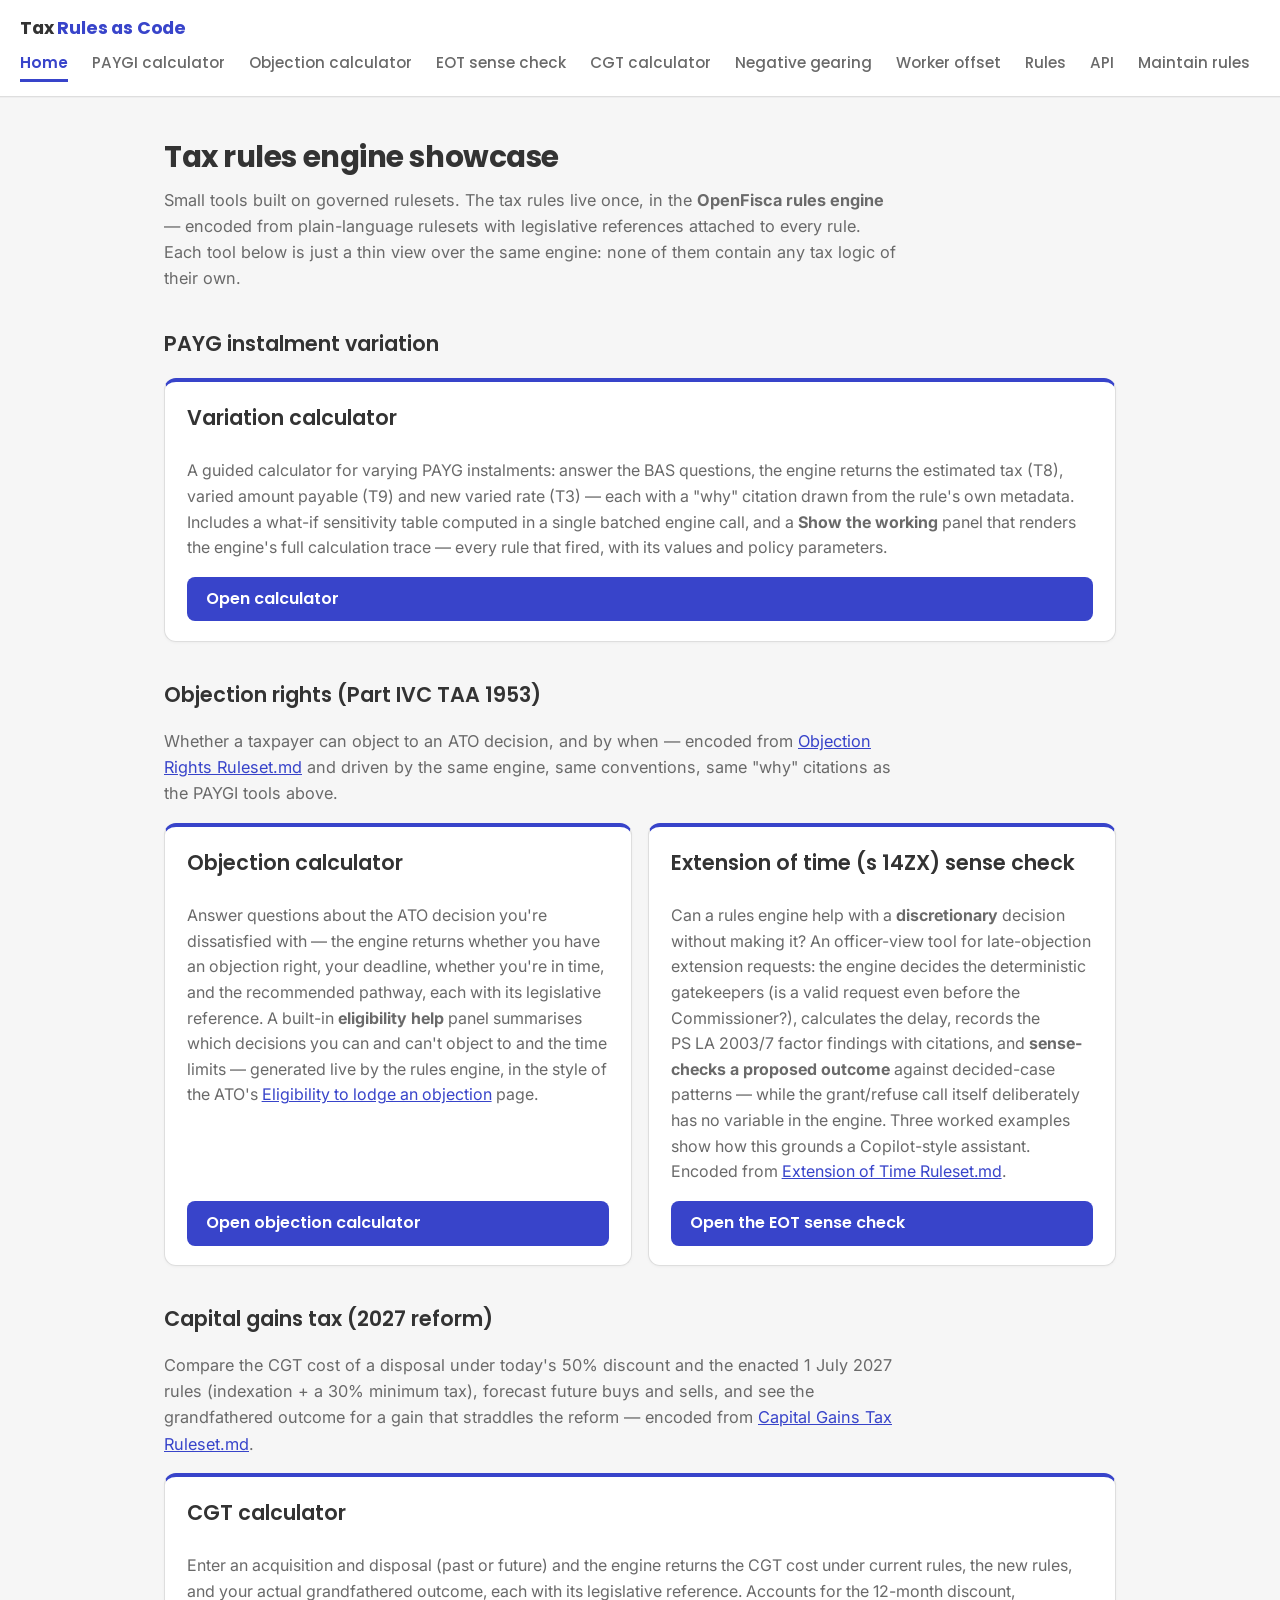
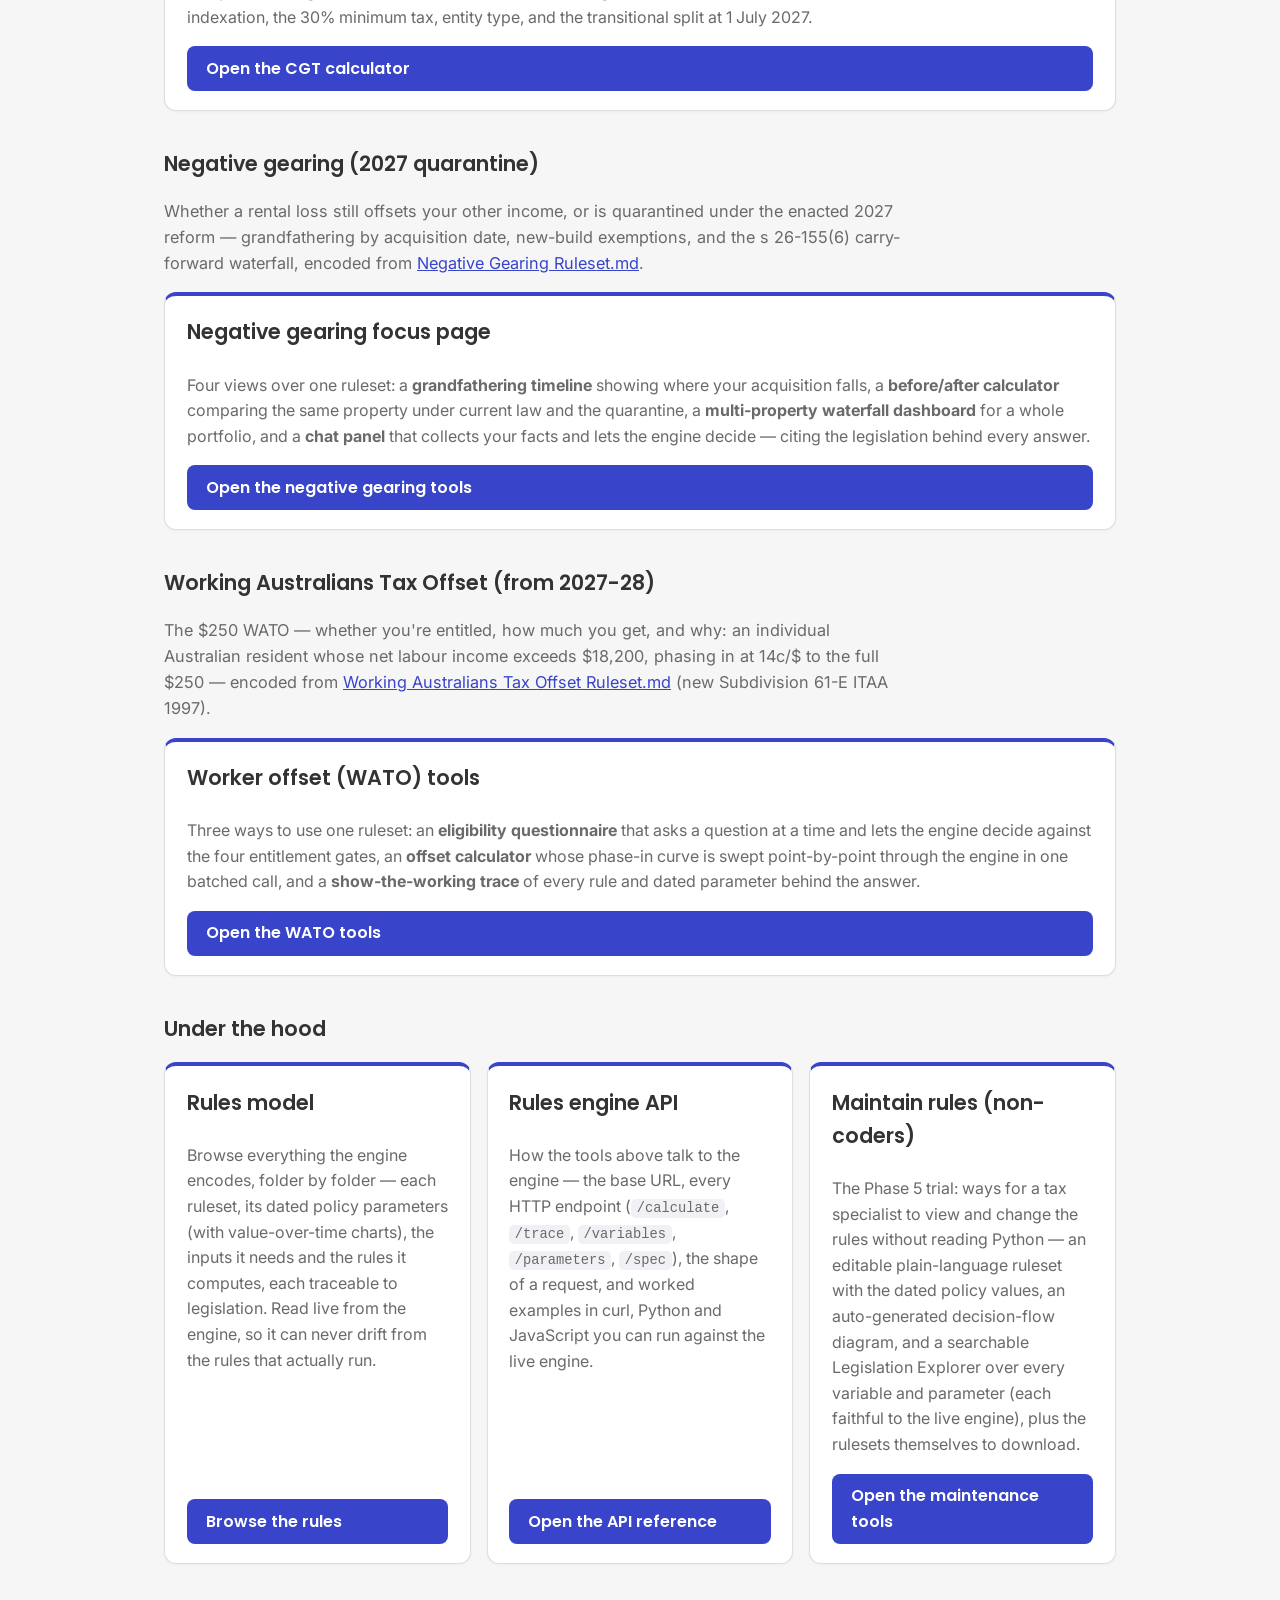
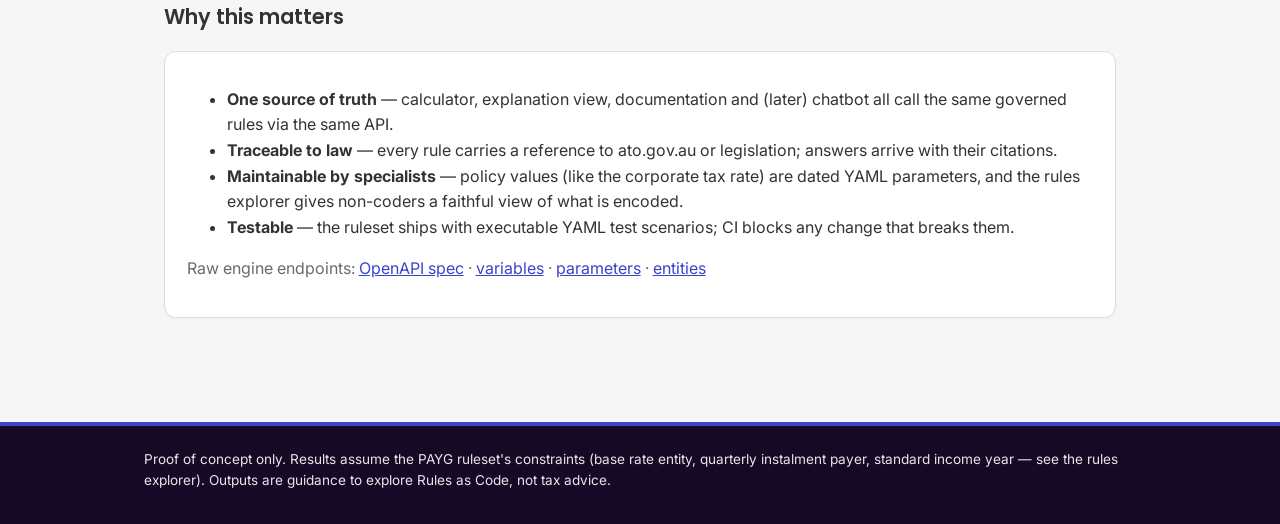
<file: webapp/index.html>
<!DOCTYPE html>
<html lang="en-AU">
<head>
  <meta charset="utf-8">
  <meta name="viewport" content="width=device-width, initial-scale=1">
  <title>Tax Rules as Code — PAYGI showcase</title>
  <link rel="icon" href="data:image/svg+xml,<svg xmlns=%22http://www.w3.org/2000/svg%22 viewBox=%220 0 100 100%22><text y=%22.9em%22 font-size=%2290%22>⚖️</text></svg>">
  <link rel="preconnect" href="https://fonts.googleapis.com">
  <link rel="preconnect" href="https://fonts.gstatic.com" crossorigin>
  <link href="https://fonts.googleapis.com/css2?family=Inter:wght@400;500;600;700&family=Poppins:wght@500;600;700&display=swap" rel="stylesheet">
  <link rel="stylesheet" href="assets/style.css">
</head>
<body>
  <header class="site">
    <a class="brand" href="index.html">Tax <span>Rules as Code</span></a>
    <nav>
      <a href="index.html">Home</a>
      <a href="calculator.html">PAYGI calculator</a>
      <a href="objection-calculator.html">Objection calculator</a>
      <a href="eot.html">EOT sense check</a>
      <a href="cgt-calculator.html">CGT calculator</a>
      <a href="negative-gearing.html">Negative gearing</a>
      <a href="wato.html">Worker offset</a>
      <a href="model.html">Rules</a>
      <a href="engine.html">API</a>
      <a href="maintain.html">Maintain rules</a>
    </nav>
  </header>

  <main>
    <h1>Tax rules engine showcase</h1>
    <p class="lede">
      Small tools built on governed rulesets. The tax rules live once, in the
      <strong>OpenFisca rules engine</strong> — encoded from plain-language rulesets with
      legislative references attached to every rule. Each tool below is just a thin view over the
      same engine: none of them contain any tax logic of their own.
    </p>

    <h2>PAYG instalment variation</h2>
    <div class="tool-grid">
      <div class="card">
        <h2>Variation calculator</h2>
        <p>
          A guided calculator for varying PAYG instalments: answer the BAS questions, the engine
          returns the estimated tax (T8), varied amount payable (T9) and new varied rate (T3) —
          each with a "why" citation drawn from the rule's own metadata. Includes a what-if
          sensitivity table computed in a single batched engine call, and a <strong>Show the
          working</strong> panel that renders the engine's full calculation trace — every rule that
          fired, with its values and policy parameters.
        </p>
        <a class="button" href="calculator.html">Open calculator</a>
      </div>
    </div>

    <h2>Objection rights (Part IVC TAA 1953)</h2>
    <p class="lede">
      Whether a taxpayer can object to an ATO decision, and by when — encoded from
      <a href="rulesets/Objection%20Rights%20Ruleset.md">Objection Rights Ruleset.md</a> and driven by
      the same engine, same conventions, same "why" citations as the PAYGI tools above.
    </p>
    <div class="tool-grid">
      <div class="card">
        <h2>Objection calculator</h2>
        <p>
          Answer questions about the ATO decision you're dissatisfied with — the engine returns
          whether you have an objection right, your deadline, whether you're in time, and the
          recommended pathway, each with its legislative reference. A built-in
          <strong>eligibility help</strong> panel summarises which decisions you can and can't
          object to and the time limits — generated live by the rules engine, in the style of the
          ATO's
          <a href="https://www.ato.gov.au/individuals-and-families/your-tax-return/if-you-disagree-with-an-ato-decision/object-to-a-decision/eligibility-to-lodge-an-objection" target="_blank" rel="noopener">Eligibility
          to lodge an objection</a> page.
        </p>
        <a class="button" href="objection-calculator.html">Open objection calculator</a>
      </div>

      <div class="card">
        <h2>Extension of time (s&nbsp;14ZX) sense check</h2>
        <p>
          Can a rules engine help with a <strong>discretionary</strong> decision without making it?
          An officer-view tool for late-objection extension requests: the engine decides the
          deterministic gatekeepers (is a valid request even before the Commissioner?), calculates
          the delay, records the PS&nbsp;LA&nbsp;2003/7 factor findings with citations, and
          <strong>sense-checks a proposed outcome</strong> against decided-case patterns — while the
          grant/refuse call itself deliberately has no variable in the engine. Three worked
          examples show how this grounds a Copilot-style assistant. Encoded from
          <a href="rulesets/Extension%20of%20Time%20Ruleset.md">Extension of Time Ruleset.md</a>.
        </p>
        <a class="button" href="eot.html">Open the EOT sense check</a>
      </div>
    </div>

    <h2>Capital gains tax (2027 reform)</h2>
    <p class="lede">
      Compare the CGT cost of a disposal under today's 50% discount and the enacted 1 July 2027
      rules (indexation + a 30% minimum tax), forecast future buys and sells, and see the
      grandfathered outcome for a gain that straddles the reform — encoded from
      <a href="rulesets/Capital%20Gains%20Tax%20Ruleset.md">Capital Gains Tax Ruleset.md</a>.
    </p>
    <div class="tool-grid">
      <div class="card">
        <h2>CGT calculator</h2>
        <p>
          Enter an acquisition and disposal (past or future) and the engine returns the CGT cost
          under current rules, the new rules, and your actual grandfathered outcome, each with its
          legislative reference. Accounts for the 12-month discount, indexation, the 30% minimum
          tax, entity type, and the transitional split at 1 July 2027.
        </p>
        <a class="button" href="cgt-calculator.html">Open the CGT calculator</a>
      </div>
    </div>

    <h2>Negative gearing (2027 quarantine)</h2>
    <p class="lede">
      Whether a rental loss still offsets your other income, or is quarantined under the enacted
      2027 reform — grandfathering by acquisition date, new-build exemptions, and the s&nbsp;26-155(6)
      carry-forward waterfall, encoded from
      <a href="rulesets/Negative%20Gearing%20Ruleset.md">Negative Gearing Ruleset.md</a>.
    </p>
    <div class="tool-grid">
      <div class="card">
        <h2>Negative gearing focus page</h2>
        <p>
          Four views over one ruleset: a <strong>grandfathering timeline</strong> showing where your
          acquisition falls, a <strong>before/after calculator</strong> comparing the same property
          under current law and the quarantine, a <strong>multi-property waterfall dashboard</strong>
          for a whole portfolio, and a <strong>chat panel</strong> that collects your facts and lets
          the engine decide — citing the legislation behind every answer.
        </p>
        <a class="button" href="negative-gearing.html">Open the negative gearing tools</a>
      </div>
    </div>

    <h2>Working Australians Tax Offset (from 2027-28)</h2>
    <p class="lede">
      The $250 WATO — whether you're entitled, how much you get, and why: an individual Australian
      resident whose net labour income exceeds $18,200, phasing in at 14c/$ to the full $250 —
      encoded from
      <a href="rulesets/Working%20Australians%20Tax%20Offset%20Ruleset.md">Working Australians Tax
      Offset Ruleset.md</a> (new Subdivision&nbsp;61-E ITAA 1997).
    </p>
    <div class="tool-grid">
      <div class="card">
        <h2>Worker offset (WATO) tools</h2>
        <p>
          Three ways to use one ruleset: an <strong>eligibility questionnaire</strong> that asks a
          question at a time and lets the engine decide against the four entitlement gates, an
          <strong>offset calculator</strong> whose phase-in curve is swept point-by-point through
          the engine in one batched call, and a <strong>show-the-working trace</strong> of every
          rule and dated parameter behind the answer.
        </p>
        <a class="button" href="wato.html">Open the WATO tools</a>
      </div>
    </div>

    <h2>Under the hood</h2>
    <div class="tool-grid">
      <div class="card">
        <h2>Rules model</h2>
        <p>
          Browse everything the engine encodes, folder by folder — each ruleset, its dated policy
          parameters (with value-over-time charts), the inputs it needs and the rules it computes,
          each traceable to legislation. Read live from the engine, so it can never drift from the
          rules that actually run.
        </p>
        <a class="button" href="model.html">Browse the rules</a>
      </div>

      <div class="card">
        <h2>Rules engine API</h2>
        <p>
          How the tools above talk to the engine — the base URL, every HTTP endpoint
          (<code>/calculate</code>, <code>/trace</code>, <code>/variables</code>,
          <code>/parameters</code>, <code>/spec</code>), the shape of a request, and worked examples
          in curl, Python and JavaScript you can run against the live engine.
        </p>
        <a class="button" href="engine.html">Open the API reference</a>
      </div>

      <div class="card">
        <h2>Maintain rules (non-coders)</h2>
        <p>
          The Phase 5 trial: ways for a tax specialist to view and change the rules without
          reading Python — an editable plain-language ruleset with the dated policy values, an
          auto-generated decision-flow diagram, and a searchable Legislation Explorer over every
          variable and parameter (each faithful to the live engine), plus the rulesets themselves
          to download.
        </p>
        <a class="button" href="maintain.html">Open the maintenance tools</a>
      </div>
    </div>

    <h2>Why this matters</h2>
    <div class="card">
      <ul>
        <li><strong>One source of truth</strong> — calculator, explanation view, documentation and (later) chatbot all call the same governed rules via the same API.</li>
        <li><strong>Traceable to law</strong> — every rule carries a reference to ato.gov.au or legislation; answers arrive with their citations.</li>
        <li><strong>Maintainable by specialists</strong> — policy values (like the corporate tax rate) are dated YAML parameters, and the rules explorer gives non-coders a faithful view of what is encoded.</li>
        <li><strong>Testable</strong> — the ruleset ships with executable YAML test scenarios; CI blocks any change that breaks them.</li>
      </ul>
      <p class="muted">
        Raw engine endpoints: <a href="api/spec" target="_blank" rel="noopener">OpenAPI spec</a> ·
        <a href="api/variables" target="_blank" rel="noopener">variables</a> ·
        <a href="api/parameters" target="_blank" rel="noopener">parameters</a> ·
        <a href="api/entities" target="_blank" rel="noopener">entities</a>
      </p>
    </div>
  </main>

  <footer class="site">
    Proof of concept only. Results assume the PAYG ruleset's constraints (base rate entity,
    quarterly instalment payer, standard income year — see the rules explorer). Outputs are
    guidance to explore Rules as Code, not tax advice.
  </footer>

  <script src="assets/app.js"></script>
</body>
</html>
</file>
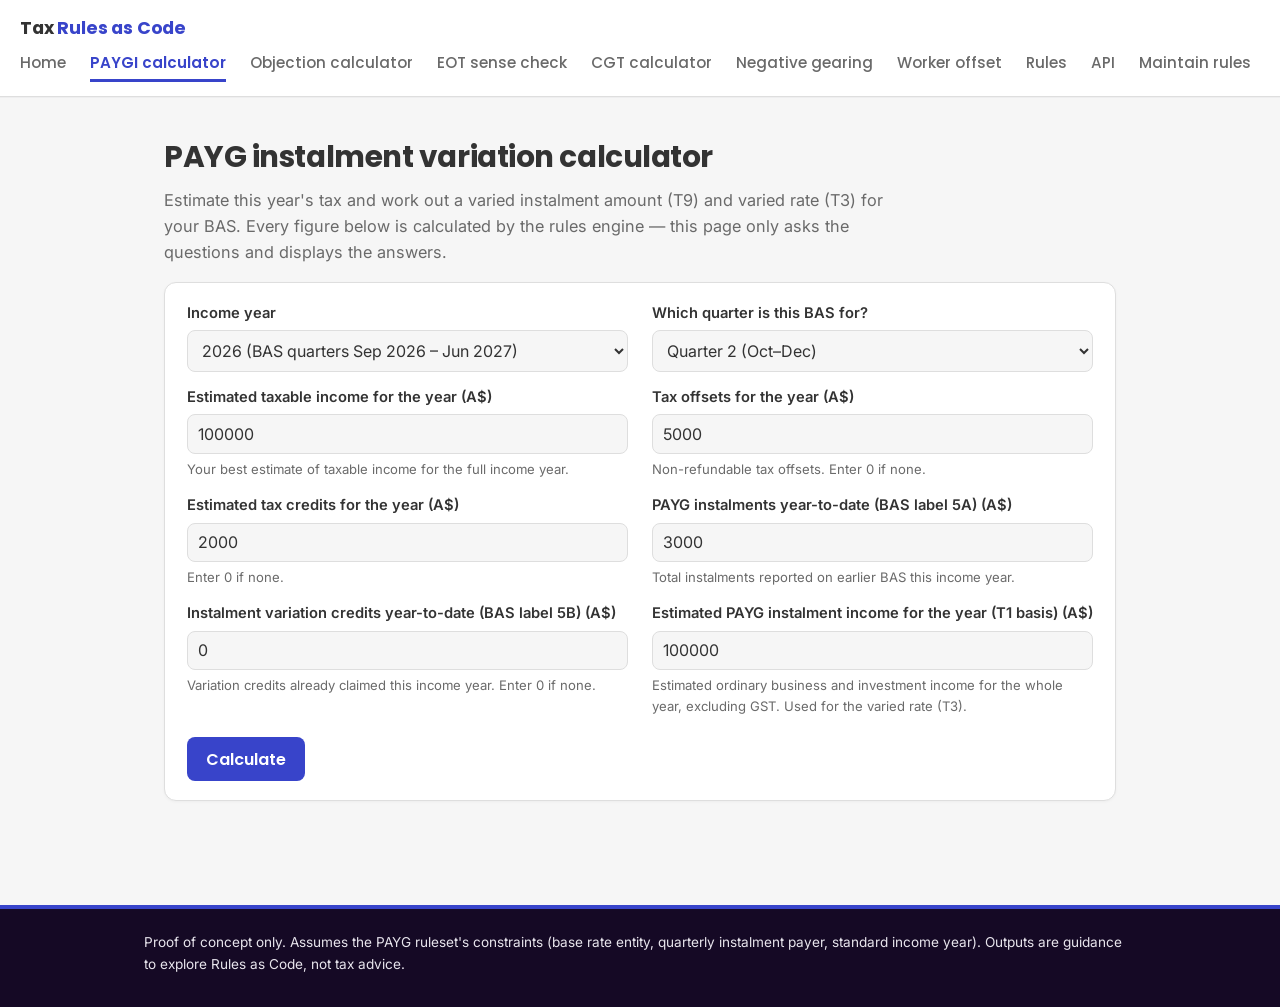
<file: webapp/calculator.html>
<!DOCTYPE html>
<html lang="en-AU">
<head>
  <meta charset="utf-8">
  <meta name="viewport" content="width=device-width, initial-scale=1">
  <title>PAYGI variation calculator</title>
  <link rel="icon" href="data:image/svg+xml,<svg xmlns=%22http://www.w3.org/2000/svg%22 viewBox=%220 0 100 100%22><text y=%22.9em%22 font-size=%2290%22>⚖️</text></svg>">
  <link rel="preconnect" href="https://fonts.googleapis.com">
  <link rel="preconnect" href="https://fonts.gstatic.com" crossorigin>
  <link href="https://fonts.googleapis.com/css2?family=Inter:wght@400;500;600;700&family=Poppins:wght@500;600;700&display=swap" rel="stylesheet">
  <link rel="stylesheet" href="assets/style.css">
</head>
<body>
  <header class="site">
    <a class="brand" href="index.html">Tax <span>Rules as Code</span></a>
    <nav>
      <a href="index.html">Home</a>
      <a href="calculator.html">PAYGI calculator</a>
      <a href="objection-calculator.html">Objection calculator</a>
      <a href="eot.html">EOT sense check</a>
      <a href="cgt-calculator.html">CGT calculator</a>
      <a href="negative-gearing.html">Negative gearing</a>
      <a href="wato.html">Worker offset</a>
      <a href="model.html">Rules</a>
      <a href="engine.html">API</a>
      <a href="maintain.html">Maintain rules</a>
    </nav>
  </header>

  <main>
    <h1>PAYG instalment variation calculator</h1>
    <p class="lede">
      Estimate this year's tax and work out a varied instalment amount (T9) and varied rate (T3)
      for your BAS. Every figure below is calculated by the rules engine — this page only asks the
      questions and displays the answers.
    </p>

    <div class="card">
      <form class="inputs" id="input-form"></form>
      <div class="actions">
        <button type="button" id="calc-btn">Calculate</button>
        <span class="muted" id="period-note"></span>
      </div>
    </div>

    <div id="error-box"></div>

    <section id="results" hidden>
      <h2>Your results</h2>
      <div class="results-grid" id="stat-cards"></div>
      <p class="muted" id="negative-note" hidden>
        A negative varied amount payable means your year-to-date instalments already exceed the
        year-to-date share of your estimated tax — on the BAS this is claimed as a variation
        credit (label 5B) rather than an amount payable.
      </p>

      <h2>Intermediate steps</h2>
      <div class="card table-scroll" id="steps"></div>

      <h2>Show the working</h2>
      <p class="muted">
        The same answer, traced. This calls the engine's <code>/trace</code> endpoint and renders
        the full calculation tree: every rule that fired, the values it used, and the dated policy
        parameters applied. Nodes with no children are your inputs;
        <span class="pill">parameter</span> rows are dated policy values. This is the transparency
        layer an AI chatbot will cite in later phases.
      </p>
      <details class="card" id="working">
        <summary>Show the calculation trace</summary>
        <div class="trace" id="trace"></div>
      </details>

      <h2>What if your income estimate changes?</h2>
      <p class="muted">
        Five scenarios (income estimate −20% to +20%) computed by the engine in a
        <strong>single batched API call</strong> — the same rules, vectorised.
      </p>
      <div class="card table-scroll" id="sensitivity"></div>

      <h2>Why these numbers?</h2>
      <p class="muted">
        Citations below are read live from the rules engine's metadata — the same references an AI
        assistant will cite when it uses this engine.
      </p>
      <div class="card" id="why"></div>
    </section>
  </main>

  <footer class="site">
    Proof of concept only. Assumes the PAYG ruleset's constraints (base rate entity, quarterly
    instalment payer, standard income year). Outputs are guidance to explore Rules as Code, not
    tax advice.
  </footer>

  <script src="assets/app.js"></script>
  <script>
    const OUTPUTS = [
      ['estimated_net_tax_payable', 'year'],
      ['estimated_tax', 'year'],
      ['fraction_year_to_date', 'month'],
      ['instalment_adjustment_year_to_date', 'month'],
      ['varied_amount_payable', 'month'],
      ['new_varied_rate', 'month'],
    ];

    const form = document.getElementById('input-form');
    renderInputForm(form, savedInputs());

    document.getElementById('calc-btn').addEventListener('click', calculate);
    form.addEventListener('submit', (e) => { e.preventDefault(); calculate(); });

    async function calculate() {
      const errorBox = document.getElementById('error-box');
      errorBox.replaceChildren();
      let v;
      try { v = readInputForm(); } catch (err) { showError(errorBox, err); return; }

      const { entity, periods } = buildEntity(v, OUTPUTS);
      document.getElementById('period-note').textContent =
        `BAS period ${periods.month} · year variables keyed to ${periods.year}`;

      try {
        const res = await apiPost('calculate', { tax_entities: { tax_entity: entity } });
        const out = res.tax_entities.tax_entity;
        const val = (name, level) => out[name][level === 'year' ? periods.year : periods.month];

        renderStats(val, periods);
        renderSteps(val);
        document.getElementById('results').hidden = false;
        renderWhy();
        await renderSensitivity(v, periods);
        await renderTrace(v);
      } catch (err) {
        showError(errorBox, err);
      }
    }

    /* -------- Show the working: the /trace calculation tree -------- */

    const TRACE_OUTPUTS = [
      ['varied_amount_payable', 'month'],
      ['new_varied_rate', 'month'],
    ];
    let variablesIndex = null;

    async function renderTrace(v) {
      const box = document.getElementById('trace');
      box.replaceChildren(el('p', { class: 'loading' }, 'Tracing the calculation…'));
      const { entity } = buildEntity(v, TRACE_OUTPUTS);
      if (!variablesIndex) variablesIndex = await apiGet('variables');
      const res = await apiPost('trace', { tax_entities: { tax_entity: entity } });
      box.replaceChildren(...res.requestedCalculations.map(
        (key) => renderNode(key, res.trace, true)));
    }

    function renderNode(key, trace, open) {
      const m = key.match(/^(.*)<(.*)>$/);
      const name = m ? m[1] : key;
      const period = m ? m[2] : '';
      const node = trace[key] || { value: ['?'], dependencies: [], parameters: {} };
      const label = variablesIndex?.[name]?.description || '';
      const isInput = (node.dependencies || []).length === 0;

      const summary = el('summary', {},
        el('code', {}, name), ` ⟨${period}⟩ = `,
        el('span', { class: 'val' }, formatTraceValue(name, node.value?.[0])),
        label ? el('span', { class: 'meta' }, ` — ${label}`) : null,
        el('span', { class: isInput ? 'pill input' : 'pill formula' }, isInput ? 'your input' : 'rule'));

      const children = [];
      for (const [pKey, pVal] of Object.entries(node.parameters || {})) {
        const pm = pKey.match(/^\.?(.*)<(.*)>$/);
        children.push(el('div', { class: 'meta' },
          el('span', { class: 'pill' }, 'parameter'), ' ',
          el('code', {}, pm ? pm[1] : pKey), ` (as at ${pm ? pm[2] : '?'}) = `,
          el('strong', {}, String(pVal))));
      }
      for (const dep of node.dependencies || []) {
        children.push(renderNode(dep, trace, false));
      }

      const details = el('details', {}, summary, ...children);
      if (open) details.setAttribute('open', '');
      return details;
    }

    function formatTraceValue(name, value) {
      if (typeof value !== 'number') return String(value);
      if (name === 'new_varied_rate') return pct(value);
      if (name === 'fraction_year_to_date' || name === 'current_quarter') {
        return value.toLocaleString('en-AU', { maximumFractionDigits: 2 });
      }
      return aud(value);
    }

    function renderStats(val, periods) {
      const cards = document.getElementById('stat-cards');
      const t9 = val('varied_amount_payable', 'month');
      cards.replaceChildren(
        stat('Estimated tax for the year', aud(val('estimated_tax', 'year')), 'BAS label T8', false),
        stat(`Varied amount payable (Q${document.getElementById('quarter').value})`, aud(t9), 'BAS label T9', t9 < 0),
        stat('New varied rate', pct(val('new_varied_rate', 'month')), 'BAS label T3', false),
      );
      document.getElementById('negative-note').hidden = t9 >= 0;
    }

    function stat(label, value, bas, negative) {
      return el('div', { class: negative ? 'stat negative' : 'stat' },
        el('div', { class: 'label' }, label),
        el('div', { class: 'value' }, value),
        el('div', { class: 'bas' }, bas));
    }

    function renderSteps(val) {
      const rows = [
        ['Estimated net tax payable', 'estimated_net_tax_payable', aud(val('estimated_net_tax_payable', 'year'))],
        ['Estimated tax for the year (floored at $0)', 'estimated_tax', aud(val('estimated_tax', 'year'))],
        ['Year-to-date fraction', 'fraction_year_to_date', String(val('fraction_year_to_date', 'month'))],
        ['Year-to-date instalment adjustment (5A − 5B)', 'instalment_adjustment_year_to_date', aud(val('instalment_adjustment_year_to_date', 'month'))],
        ['Varied amount payable (T8 × fraction − adjustment)', 'varied_amount_payable', aud(val('varied_amount_payable', 'month'))],
        ['New varied rate (T8 ÷ instalment income × 100)', 'new_varied_rate', pct(val('new_varied_rate', 'month'))],
      ];
      const table = el('table', {},
        el('thead', {}, el('tr', {}, el('th', {}, 'Step'), el('th', {}, 'Rule'), el('th', { class: 'num' }, 'Value'))),
        el('tbody', {}, rows.map(([label, name, value]) =>
          el('tr', {}, el('td', {}, label), el('td', {}, el('code', {}, name)), el('td', { class: 'num' }, value)))));
      document.getElementById('steps').replaceChildren(table);
    }

    async function renderSensitivity(v, periods) {
      const box = document.getElementById('sensitivity');
      box.replaceChildren(el('p', { class: 'loading' }, 'Calculating scenarios…'));

      const factors = [0.8, 0.9, 1.0, 1.1, 1.2];
      const entities = {};
      factors.forEach((f, i) => {
        const scenario = { ...v, income: Math.round(v.income * f * 100) / 100 };
        entities[`s${i}`] = buildEntity(scenario, OUTPUTS).entity;
      });

      const res = await apiPost('calculate', { tax_entities: entities });
      const rows = factors.map((f, i) => {
        const out = res.tax_entities[`s${i}`];
        return el('tr', { class: f === 1.0 ? 'current' : '' },
          el('td', {}, f === 1.0 ? 'Your estimate' : `${f < 1 ? '−' : '+'}${Math.round(Math.abs(1 - f) * 100)}%`),
          el('td', { class: 'num' }, aud(Math.round(v.income * f * 100) / 100)),
          el('td', { class: 'num' }, aud(out.estimated_tax[periods.year])),
          el('td', { class: 'num' }, aud(out.varied_amount_payable[periods.month])),
          el('td', { class: 'num' }, pct(out.new_varied_rate[periods.month])));
      });
      box.replaceChildren(el('table', {},
        el('thead', {}, el('tr', {},
          el('th', {}, 'Scenario'), el('th', { class: 'num' }, 'Taxable income'),
          el('th', { class: 'num' }, 'Estimated tax (T8)'),
          el('th', { class: 'num' }, 'Varied amount (T9)'),
          el('th', { class: 'num' }, 'Varied rate (T3)'))),
        el('tbody', {}, rows)));
    }

    async function renderWhy() {
      const box = document.getElementById('why');
      box.replaceChildren(el('p', { class: 'loading' }, 'Loading rule references…'));
      const names = OUTPUTS.map(([n]) => n);
      const metas = await Promise.all(names.map(variableMeta));
      box.replaceChildren(...metas.map((meta) => el('div', { class: 'why-item' },
        el('div', {},
          el('strong', {}, meta.description || meta.id), ' ',
          el('code', {}, meta.id)),
        meta.documentation ? el('p', { class: 'doc' }, meta.documentation.trim()) : null,
        meta.references?.length
          ? el('div', { class: 'refs' }, 'Reference: ', referenceLinks(meta.references))
          : null,
      )));
    }
  </script>
</body>
</html>
</file>
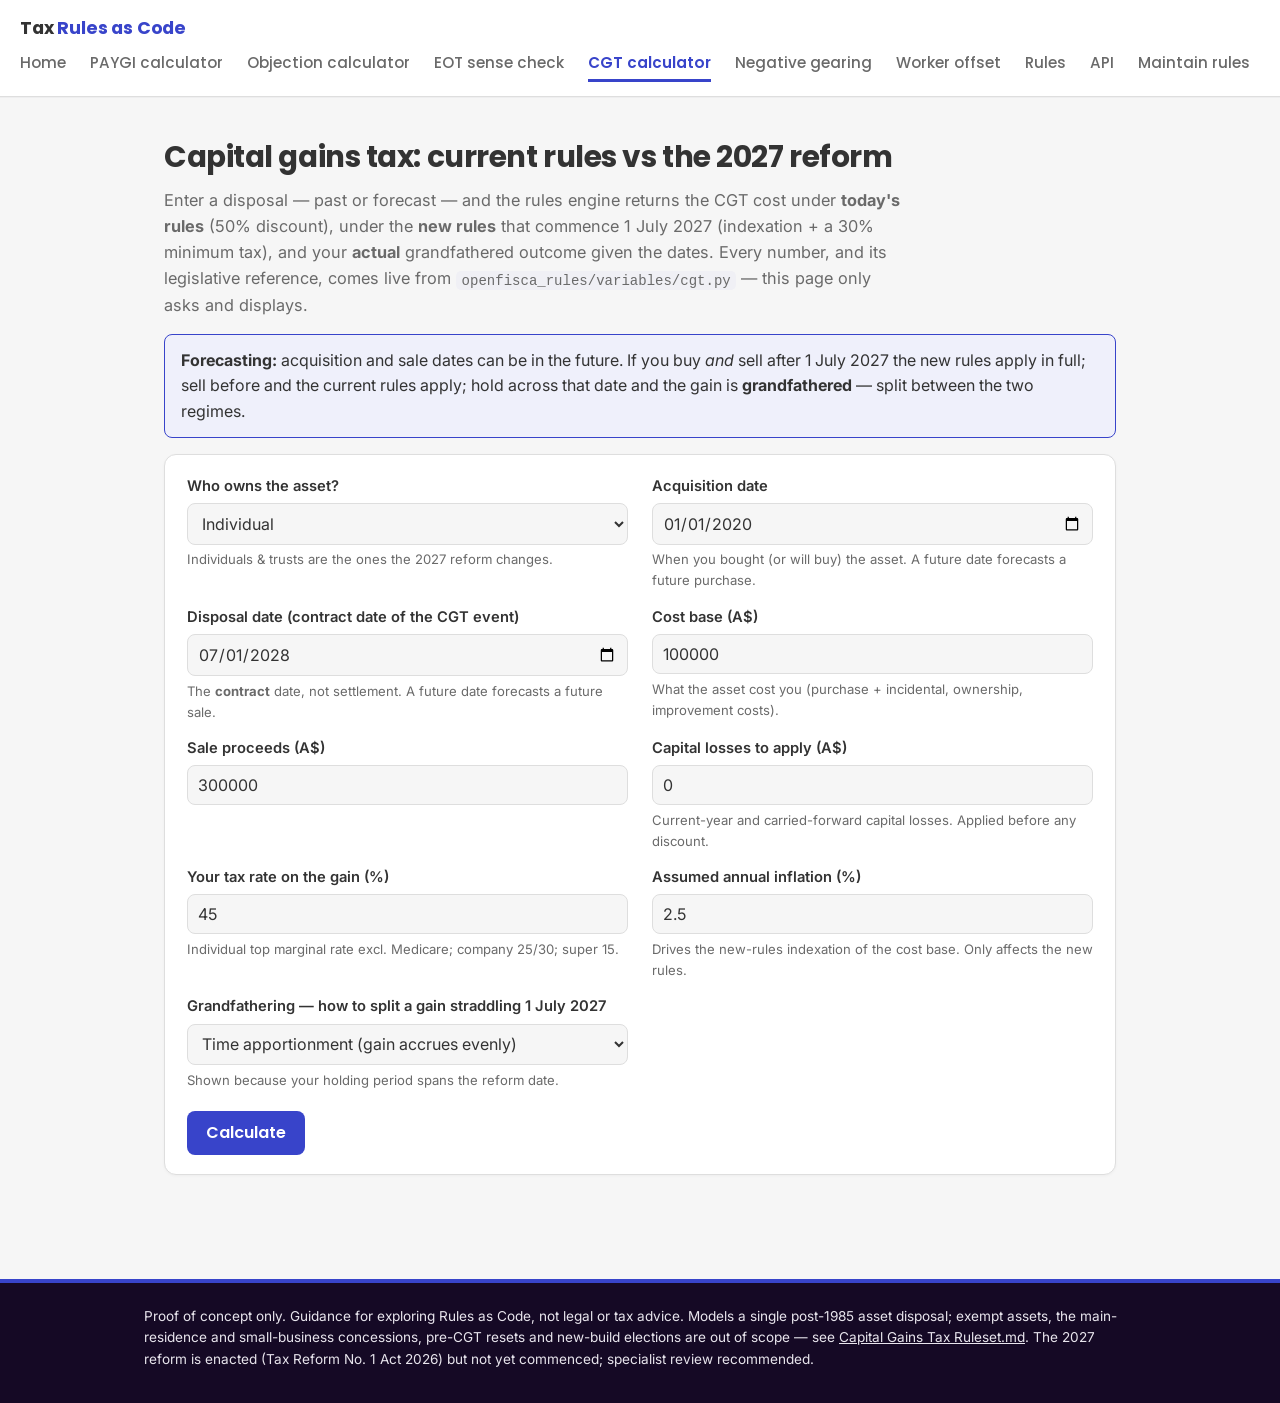
<file: webapp/cgt-calculator.html>
<!DOCTYPE html>
<html lang="en-AU">
<head>
  <meta charset="utf-8">
  <meta name="viewport" content="width=device-width, initial-scale=1">
  <title>CGT calculator — current vs new rules</title>
  <link rel="icon" href="data:image/svg+xml,<svg xmlns=%22http://www.w3.org/2000/svg%22 viewBox=%220 0 100 100%22><text y=%22.9em%22 font-size=%2290%22>&#9878;&#65039;</text></svg>">
  <link rel="preconnect" href="https://fonts.googleapis.com">
  <link rel="preconnect" href="https://fonts.gstatic.com" crossorigin>
  <link href="https://fonts.googleapis.com/css2?family=Inter:wght@400;500;600;700&family=Poppins:wght@500;600;700&display=swap" rel="stylesheet">
  <link rel="stylesheet" href="assets/style.css">
</head>
<body>
  <header class="site">
    <a class="brand" href="index.html">Tax <span>Rules as Code</span></a>
    <nav>
      <a href="index.html">Home</a>
      <a href="calculator.html">PAYGI calculator</a>
      <a href="objection-calculator.html">Objection calculator</a>
      <a href="eot.html">EOT sense check</a>
      <a href="cgt-calculator.html">CGT calculator</a>
      <a href="negative-gearing.html">Negative gearing</a>
      <a href="wato.html">Worker offset</a>
      <a href="model.html">Rules</a>
      <a href="engine.html">API</a>
      <a href="maintain.html">Maintain rules</a>
    </nav>
  </header>

  <main>
    <h1>Capital gains tax: current rules vs the 2027 reform</h1>
    <p class="lede">
      Enter a disposal — past or forecast — and the rules engine returns the CGT cost under
      <strong>today's rules</strong> (50% discount), under the <strong>new rules</strong> that
      commence 1 July 2027 (indexation + a 30% minimum tax), and your <strong>actual</strong>
      grandfathered outcome given the dates. Every number, and its legislative reference, comes live
      from <code>openfisca_rules/variables/cgt.py</code> — this page only asks and displays.
    </p>
    <div class="notice no-print">
      <strong>Forecasting:</strong> acquisition and sale dates can be in the future. If you buy
      <em>and</em> sell after 1 July 2027 the new rules apply in full; sell before and the current
      rules apply; hold across that date and the gain is <strong>grandfathered</strong> — split
      between the two regimes.
    </div>

    <div class="card">
      <form class="inputs" id="input-form">
        <div class="field">
          <label for="entityKind">Who owns the asset?</label>
          <select id="entityKind">
            <option value="individual">Individual</option>
            <option value="trust">Trust (individual beneficiary)</option>
            <option value="complying_super_fund">Complying super fund (accumulation)</option>
            <option value="company">Company</option>
          </select>
          <p class="help" id="entityKind-help">Individuals &amp; trusts are the ones the 2027 reform changes.</p>
        </div>

        <div class="field">
          <label for="acquisitionDate">Acquisition date</label>
          <input type="date" id="acquisitionDate">
          <p class="help">When you bought (or will buy) the asset. A future date forecasts a future purchase.</p>
        </div>

        <div class="field">
          <label for="disposalDate">Disposal date (contract date of the CGT event)</label>
          <input type="date" id="disposalDate">
          <p class="help">The <strong>contract</strong> date, not settlement. A future date forecasts a future sale.</p>
        </div>

        <div class="field">
          <label for="costBase">Cost base (A$)</label>
          <input type="number" id="costBase" min="0" step="1000" value="100000">
          <p class="help">What the asset cost you (purchase + incidental, ownership, improvement costs).</p>
        </div>

        <div class="field">
          <label for="proceeds">Sale proceeds (A$)</label>
          <input type="number" id="proceeds" min="0" step="1000" value="300000">
        </div>

        <div class="field">
          <label for="losses">Capital losses to apply (A$)</label>
          <input type="number" id="losses" min="0" step="1000" value="0">
          <p class="help">Current-year and carried-forward capital losses. Applied before any discount.</p>
        </div>

        <div class="field">
          <label for="marginalRate">Your tax rate on the gain (%)</label>
          <input type="number" id="marginalRate" min="0" max="100" step="0.5" value="45">
          <p class="help">Individual top marginal rate excl. Medicare; company 25/30; super 15.</p>
        </div>

        <div class="field">
          <label for="inflation">Assumed annual inflation (%)</label>
          <input type="number" id="inflation" min="0" max="20" step="0.1" value="2.5">
          <p class="help">Drives the new-rules indexation of the cost base. Only affects the new rules.</p>
        </div>

        <div class="field" id="f-transitionMethod" hidden>
          <label for="transitionMethod">Grandfathering — how to split a gain straddling 1 July 2027</label>
          <select id="transitionMethod">
            <option value="time_apportionment">Time apportionment (gain accrues evenly)</option>
            <option value="market_value">Market value at 1 July 2027</option>
          </select>
          <p class="help">Shown because your holding period spans the reform date.</p>
        </div>

        <div class="field" id="f-marketValue" hidden>
          <label for="marketValue">Market value at 1 July 2027 (A$)</label>
          <input type="number" id="marketValue" min="0" step="1000" value="0">
          <p class="help">Used to split the pre- and post-reform gain under the market-value method.</p>
        </div>
      </form>
      <div class="actions">
        <button type="button" id="calc-btn">Calculate</button>
      </div>
    </div>

    <div id="error-box"></div>

    <section id="results" hidden>
      <h2>CGT cost — three ways</h2>
      <p class="muted" id="regime-line"></p>
      <div class="results-grid" id="stat-cards"></div>

      <h2>How the gain is worked out</h2>
      <div class="card table-scroll">
        <table id="breakdown"><tbody></tbody></table>
      </div>

      <h2>Why?</h2>
      <p class="muted">
        Citations below are read live from the rules engine's metadata — the same references an AI
        assistant would cite when it uses this engine.
      </p>
      <div class="card" id="why"></div>

      <div class="actions no-print">
        <button type="button" class="secondary" onclick="window.print()">Print this result</button>
      </div>
    </section>
  </main>

  <footer class="site">
    Proof of concept only. Guidance for exploring Rules as Code, not legal or tax advice. Models a
    single post-1985 asset disposal; exempt assets, the main-residence and small-business
    concessions, pre-CGT resets and new-build elections are out of scope — see
    <a href="rulesets/Capital%20Gains%20Tax%20Ruleset.md">Capital Gains Tax Ruleset.md</a>. The
    2027 reform is enacted (Tax Reform No. 1 Act 2026) but not yet commenced; specialist review
    recommended.
  </footer>

  <script src="assets/app.js"></script>
  <script src="assets/cgt.js"></script>
</body>
</html>
</file>
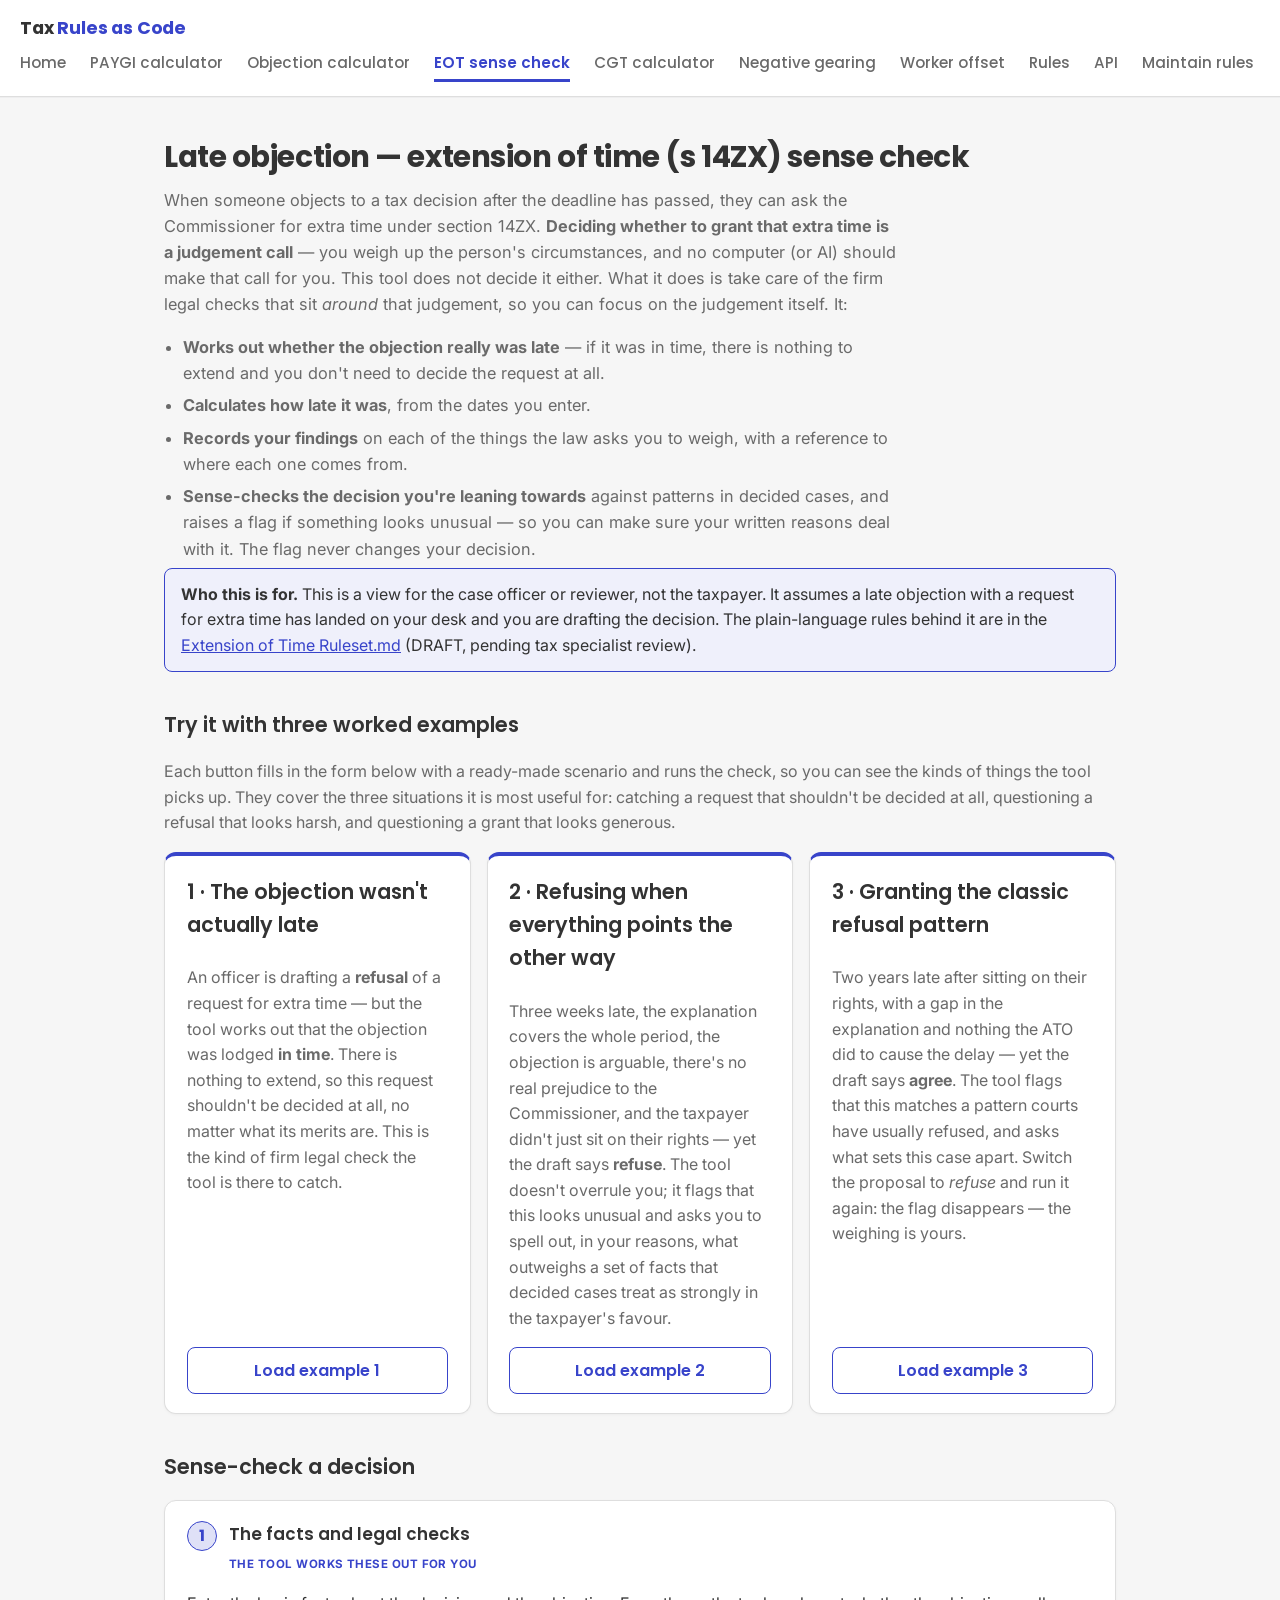
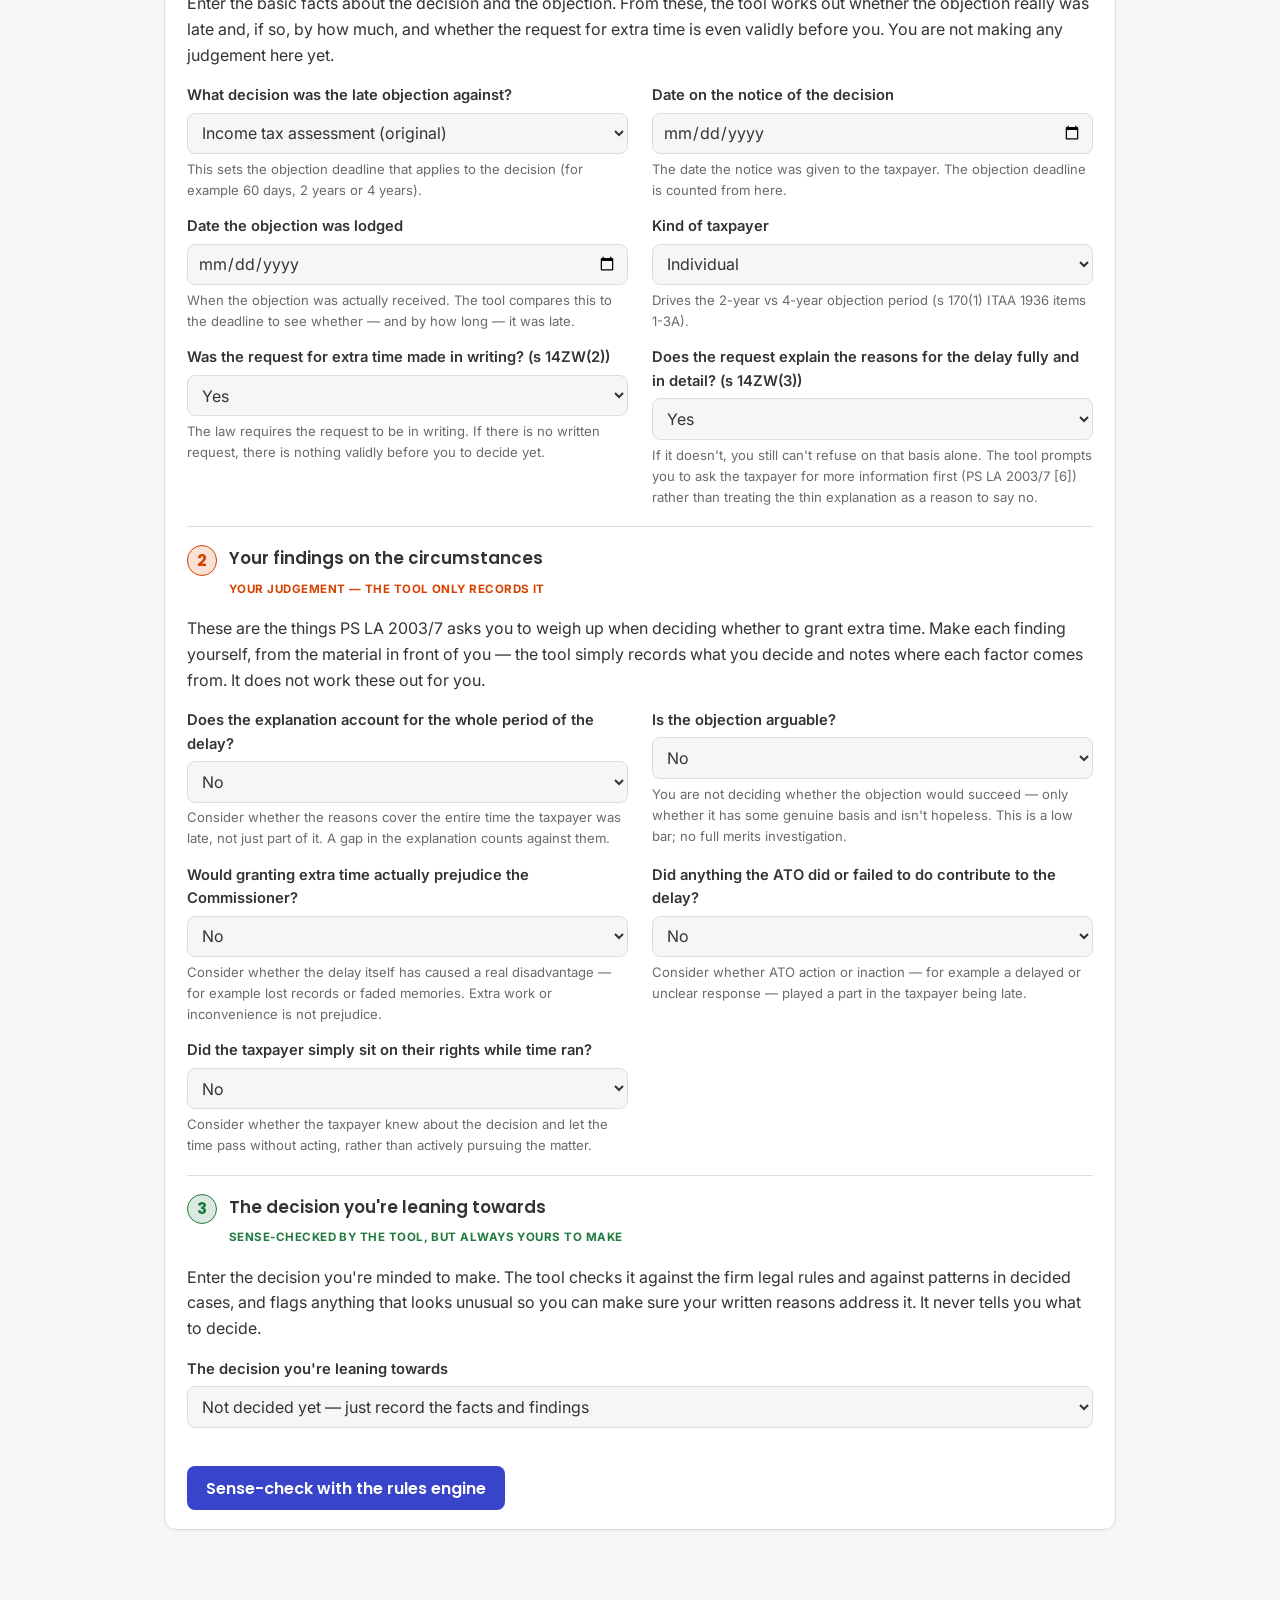
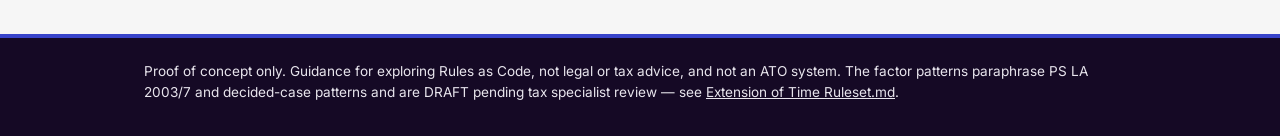
<file: webapp/eot.html>
<!DOCTYPE html>
<html lang="en-AU">
<head>
  <meta charset="utf-8">
  <meta name="viewport" content="width=device-width, initial-scale=1">
  <title>Extension of time (s 14ZX) — sense check</title>
  <link rel="icon" href="data:image/svg+xml,<svg xmlns=%22http://www.w3.org/2000/svg%22 viewBox=%220 0 100 100%22><text y=%22.9em%22 font-size=%2290%22>&#9878;&#65039;</text></svg>">
  <link rel="preconnect" href="https://fonts.googleapis.com">
  <link rel="preconnect" href="https://fonts.gstatic.com" crossorigin>
  <link href="https://fonts.googleapis.com/css2?family=Inter:wght@400;500;600;700&family=Poppins:wght@500;600;700&display=swap" rel="stylesheet">
  <link rel="stylesheet" href="assets/style.css">
</head>
<body>
  <header class="site">
    <a class="brand" href="index.html">Tax <span>Rules as Code</span></a>
    <nav>
      <a href="index.html">Home</a>
      <a href="calculator.html">PAYGI calculator</a>
      <a href="objection-calculator.html">Objection calculator</a>
      <a href="eot.html">EOT sense check</a>
      <a href="cgt-calculator.html">CGT calculator</a>
      <a href="negative-gearing.html">Negative gearing</a>
      <a href="wato.html">Worker offset</a>
      <a href="model.html">Rules</a>
      <a href="engine.html">API</a>
      <a href="maintain.html">Maintain rules</a>
    </nav>
  </header>

  <main>
    <h1>Late objection — extension of time (s&nbsp;14ZX) sense check</h1>
    <p class="lede">
      When someone objects to a tax decision after the deadline has passed, they can ask the
      Commissioner for extra time under section&nbsp;14ZX. <strong>Deciding whether to grant that
      extra time is a judgement call</strong> — you weigh up the person's circumstances, and no
      computer (or AI) should make that call for you. This tool does not decide it either. What it
      does is take care of the firm legal checks that sit <em>around</em> that judgement, so you can
      focus on the judgement itself. It:
    </p>
    <ul class="lede-list">
      <li><strong>Works out whether the objection really was late</strong> — if it was in time, there
        is nothing to extend and you don't need to decide the request at all.</li>
      <li><strong>Calculates how late it was</strong>, from the dates you enter.</li>
      <li><strong>Records your findings</strong> on each of the things the law asks you to weigh, with
        a reference to where each one comes from.</li>
      <li><strong>Sense-checks the decision you're leaning towards</strong> against patterns in decided
        cases, and raises a flag if something looks unusual — so you can make sure your written reasons
        deal with it. The flag never changes your decision.</li>
    </ul>

    <div class="notice">
      <strong>Who this is for.</strong> This is a view for the case officer or reviewer, not the
      taxpayer. It assumes a late objection with a request for extra time has landed on your desk
      and you are drafting the decision. The plain-language rules behind it are in the
      <a href="rulesets/Extension%20of%20Time%20Ruleset.md">Extension of Time Ruleset.md</a> (DRAFT,
      pending tax specialist review).
    </div>

    <h2>Try it with three worked examples</h2>
    <p class="muted">
      Each button fills in the form below with a ready-made scenario and runs the check, so you can
      see the kinds of things the tool picks up. They cover the three situations it is most useful
      for: catching a request that shouldn't be decided at all, questioning a refusal that looks
      harsh, and questioning a grant that looks generous.
    </p>
    <div class="tool-grid">
      <div class="card">
        <h2>1 · The objection wasn't actually late</h2>
        <p>
          An officer is drafting a <strong>refusal</strong> of a request for extra time — but the tool
          works out that the objection was lodged <strong>in time</strong>. There is nothing to
          extend, so this request shouldn't be decided at all, no matter what its merits are. This is
          the kind of firm legal check the tool is there to catch.
        </p>
        <button type="button" class="secondary" data-example="a">Load example 1</button>
      </div>
      <div class="card">
        <h2>2 · Refusing when everything points the other way</h2>
        <p>
          Three weeks late, the explanation covers the whole period, the objection is arguable, there's
          no real prejudice to the Commissioner, and the taxpayer didn't just sit on their rights — yet
          the draft says <strong>refuse</strong>. The tool doesn't overrule you; it flags that this
          looks unusual and asks you to spell out, in your reasons, what outweighs a set of facts that
          decided cases treat as strongly in the taxpayer's favour.
        </p>
        <button type="button" class="secondary" data-example="b">Load example 2</button>
      </div>
      <div class="card">
        <h2>3 · Granting the classic refusal pattern</h2>
        <p>
          Two years late after sitting on their rights, with a gap in the explanation and nothing the
          ATO did to cause the delay — yet the draft says <strong>agree</strong>. The tool flags that
          this matches a pattern courts have usually refused, and asks what sets this case apart. Switch
          the proposal to <em>refuse</em> and run it again: the flag disappears — the weighing is yours.
        </p>
        <button type="button" class="secondary" data-example="c">Load example 3</button>
      </div>
    </div>

    <h2>Sense-check a decision</h2>
    <div class="card">
      <form id="input-form">
        <section class="eot-stage eot-stage-1">
          <header class="eot-stage-head">
            <span class="eot-stage-num">1</span>
            <div class="eot-stage-title">
              <h3>The facts and legal checks</h3>
              <span class="eot-stage-role">The tool works these out for you</span>
            </div>
          </header>
          <p class="help">
            Enter the basic facts about the decision and the objection. From these, the tool works out
            whether the objection really was late and, if so, by how much, and whether the request for
            extra time is even validly before you. You are not making any judgement here yet.
          </p>
          <div class="inputs">
            <div class="field">
              <label for="decisionType">What decision was the late objection against?</label>
              <select id="decisionType"></select>
              <p class="help">This sets the objection deadline that applies to the decision (for
                example 60 days, 2 years or 4 years).</p>
            </div>
            <div class="field" id="f-noticeDate">
              <label for="noticeDate">Date on the notice of the decision</label>
              <input type="date" id="noticeDate">
              <p class="help" id="noticeDate-help">The date the notice was given to the taxpayer. The
                objection deadline is counted from here.</p>
            </div>
            <div class="field">
              <label for="lodgmentDate">Date the objection was lodged</label>
              <input type="date" id="lodgmentDate">
              <p class="help">When the objection was actually received. The tool compares this to the
                deadline to see whether — and by how long — it was late.</p>
            </div>
            <div class="field" id="f-taxpayerKind" hidden>
              <label for="taxpayerKind">Kind of taxpayer</label>
              <select id="taxpayerKind">
                <option value="individual">Individual</option>
                <option value="small_business_entity">Small business entity</option>
                <option value="other">Other (company, trust, partnership outside the SBE rules, super fund, ...)</option>
              </select>
              <p class="help">Drives the 2-year vs 4-year objection period (s 170(1) ITAA 1936 items 1-3A).</p>
            </div>
            <div class="field" id="f-originalNoticeDate" hidden>
              <label for="originalNoticeDate">Date on the notice of the ORIGINAL assessment</label>
              <input type="date" id="originalNoticeDate">
            </div>
            <div class="field" id="f-hasAssessment" hidden>
              <label for="hasAssessment">Assessment already made for the ruling period?</label>
              <select id="hasAssessment">
                <option value="false">No</option>
                <option value="true">Yes</option>
              </select>
            </div>
            <div class="field" id="f-returnDueDate" hidden>
              <label for="returnDueDate">Last day allowed for lodging the return the ruling relates to</label>
              <input type="date" id="returnDueDate">
            </div>
            <div class="field" id="f-relatedNoticeDate" hidden>
              <label for="relatedNoticeDate">Date on the notice of the related income tax assessment</label>
              <input type="date" id="relatedNoticeDate">
            </div>
            <div class="field" id="f-sicFraction" hidden>
              <label for="sicFraction">Unremitted SIC as a percentage of the tax shortfall</label>
              <input type="number" id="sicFraction" min="0" max="100" step="0.1" value="25">
            </div>
            <div class="field">
              <label for="reqWriting">Was the request for extra time made in writing? (s&nbsp;14ZW(2))</label>
              <select id="reqWriting">
                <option value="true">Yes</option>
                <option value="false">No</option>
              </select>
              <p class="help">The law requires the request to be in writing. If there is no written
                request, there is nothing validly before you to decide yet.</p>
            </div>
            <div class="field">
              <label for="reqFully">Does the request explain the reasons for the delay fully and in detail? (s&nbsp;14ZW(3))</label>
              <select id="reqFully">
                <option value="true">Yes</option>
                <option value="false">No</option>
              </select>
              <p class="help">
                If it doesn't, you still can't refuse on that basis alone. The tool prompts you to ask
                the taxpayer for more information first (PS&nbsp;LA&nbsp;2003/7 [6]) rather than treating
                the thin explanation as a reason to say no.
              </p>
            </div>
          </div>
        </section>

        <section class="eot-stage eot-stage-2">
          <header class="eot-stage-head">
            <span class="eot-stage-num">2</span>
            <div class="eot-stage-title">
              <h3>Your findings on the circumstances</h3>
              <span class="eot-stage-role">Your judgement — the tool only records it</span>
            </div>
          </header>
          <p class="help">
            These are the things PS&nbsp;LA&nbsp;2003/7 asks you to weigh up when deciding whether to
            grant extra time. Make each finding yourself, from the material in front of you — the tool
            simply records what you decide and notes where each factor comes from. It does not work
            these out for you.
          </p>
          <div class="inputs">
            <div class="field">
              <label for="fExplains">Does the explanation account for the whole period of the delay?</label>
              <select id="fExplains"><option value="true">Yes</option><option value="false" selected>No</option></select>
              <p class="help">Consider whether the reasons cover the entire time the taxpayer was late,
                not just part of it. A gap in the explanation counts against them.</p>
            </div>
            <div class="field">
              <label for="fArguable">Is the objection arguable?</label>
              <select id="fArguable"><option value="true">Yes</option><option value="false" selected>No</option></select>
              <p class="help">You are not deciding whether the objection would succeed — only whether it
                has some genuine basis and isn't hopeless. This is a low bar; no full merits
                investigation.</p>
            </div>
            <div class="field">
              <label for="fPrejudice">Would granting extra time actually prejudice the Commissioner?</label>
              <select id="fPrejudice"><option value="true">Yes</option><option value="false" selected>No</option></select>
              <p class="help">Consider whether the delay itself has caused a real disadvantage — for
                example lost records or faded memories. Extra work or inconvenience is not prejudice.</p>
            </div>
            <div class="field">
              <label for="fAtoConduct">Did anything the ATO did or failed to do contribute to the delay?</label>
              <select id="fAtoConduct"><option value="true">Yes</option><option value="false" selected>No</option></select>
              <p class="help">Consider whether ATO action or inaction — for example a delayed or unclear
                response — played a part in the taxpayer being late.</p>
            </div>
            <div class="field">
              <label for="fRested">Did the taxpayer simply sit on their rights while time ran?</label>
              <select id="fRested"><option value="true">Yes</option><option value="false" selected>No</option></select>
              <p class="help">Consider whether the taxpayer knew about the decision and let the time pass
                without acting, rather than actively pursuing the matter.</p>
            </div>
          </div>
        </section>

        <section class="eot-stage eot-stage-3">
          <header class="eot-stage-head">
            <span class="eot-stage-num">3</span>
            <div class="eot-stage-title">
              <h3>The decision you're leaning towards</h3>
              <span class="eot-stage-role">Sense-checked by the tool, but always yours to make</span>
            </div>
          </header>
          <p class="help">
            Enter the decision you're minded to make. The tool checks it against the firm legal rules
            and against patterns in decided cases, and flags anything that looks unusual so you can make
            sure your written reasons address it. It never tells you what to decide.
          </p>
          <div class="inputs">
            <div class="field">
              <label for="proposedOutcome">The decision you're leaning towards</label>
              <select id="proposedOutcome">
                <option value="undecided">Not decided yet — just record the facts and findings</option>
                <option value="agree">Grant extra time — treat the objection as lodged in time</option>
                <option value="refuse">Refuse the request</option>
              </select>
            </div>
          </div>
        </section>
      </form>
      <div class="actions">
        <button type="button" id="calc-btn">Sense-check with the rules engine</button>
      </div>
    </div>

    <div id="error-box"></div>

    <section id="results" hidden>
      <h2 class="eot-stage-h2 eot-stage-1"><span class="eot-stage-num">1</span> What the tool worked out</h2>
      <div class="results-grid" id="stat-cards"></div>

      <h2 class="eot-stage-h2 eot-stage-2"><span class="eot-stage-num">2</span> Your findings on the record</h2>
      <p class="muted">
        A tidy record of the findings you made, with a reference behind each one showing where the
        factor comes from — ready to drop into your reasons, and something an AI assistant can cite
        from instead of relying on its own "general legal knowledge".
      </p>
      <div class="table-scroll">
        <table id="factor-table">
          <thead><tr><th>Factor</th><th>Finding</th><th>Basis</th></tr></thead>
          <tbody></tbody>
        </table>
      </div>

      <h2 class="eot-stage-h2 eot-stage-3"><span class="eot-stage-num">3</span> Sense check on your decision</h2>
      <div id="flag-box"></div>

      <div class="card">
        <p>
          The tool has <strong>no answer of its own</strong> for whether to grant or refuse — that
          decision is yours, and it stays out of it entirely. Deciding a s&nbsp;14ZX request means
          weighing everything together; there is no score, no checklist total and no single factor that
          settles it. All the tool's flags do is point out when a proposal either isn't legally
          available or looks unusual next to decided cases. If a flag comes up on a decision you're
          confident in, the answer is to explain it more clearly in your reasons — not to change your
          decision.
        </p>
        <p class="muted">
          Keeping the decision with the officer is deliberate (rule&nbsp;1.4.1 of the ruleset): a rule
          that dictated the outcome would be unlawful, because it would remove the very judgement the
          law requires a person to exercise.
        </p>
      </div>

      <details class="help-section" id="authority-panel">
        <summary>The authority base (closed citation list)</summary>
        <div class="help-body">
          <p class="muted">
            The decided cases behind the factor patterns — a <strong>closed, traceable authority
            base</strong> so an AI assistant cites from a governed list instead of its "general
            legal knowledge". Full case table with verification notes:
            <code>research/eot/case-table.md</code> in the repository. The cases inform the
            patterns; none of them decides an individual request.
          </p>
          <div class="table-scroll">
            <table>
              <thead><tr><th>Authority</th><th>Court</th><th>Stands for</th></tr></thead>
              <tbody>
                <tr>
                  <td><a href="http://classic.austlii.edu.au/au/cases/cth/FCA/1984/176.html" target="_blank" rel="noopener"><em>Hunter Valley Developments v Cohen</em></a> (1984) 3 FCR 344</td>
                  <td>FCA (Wilcox J)</td>
                  <td>The aggregated EOT principles: acceptable explanation; resting on rights vs continuing to contest; prejudice; merits; fairness</td>
                </tr>
                <tr>
                  <td><a href="http://classic.austlii.edu.au/au/cases/cth/FCA/1999/563.html" target="_blank" rel="noopener"><em>Brown v Commissioner of Taxation</em></a> [1999] FCA 563</td>
                  <td>FCA (Hill J)</td>
                  <td>The leading s&nbsp;14ZX case (PS&nbsp;LA&nbsp;2003/7 [16]): balance delay, explanation, circumstances and prejudice to the Commissioner against the taxpayer's lost review right; arguable case required</td>
                </tr>
                <tr>
                  <td><a href="http://classic.austlii.edu.au/au/cases/cth/FCA/1999/1198.html" target="_blank" rel="noopener"><em>FC of T v Brown</em></a> 99 ATC 4852 (Full Court)</td>
                  <td>FCA Full Court</td>
                  <td>Upheld Hill J's balancing formulation on appeal</td>
                </tr>
                <tr>
                  <td><a href="http://classic.austlii.edu.au/au/cases/cth/FCA/1993/843.html" target="_blank" rel="noopener"><em>Windshuttle v DFC of T</em></a> (1993) 46 FCR 235</td>
                  <td>FCA (von Doussa J)</td>
                  <td>Prejudice = lost documents, faded recollections, dried-up enquiries; arguable case shown by indicating the factual assertions — no merits trial</td>
                </tr>
                <tr>
                  <td><a href="http://classic.austlii.edu.au/au/cases/cth/FCAFC/2017/131.html" target="_blank" rel="noopener"><em>FCT v Primary Health Care Ltd</em></a> [2017] FCAFC 131</td>
                  <td>FCA Full Court</td>
                  <td>Modern application: the Tribunal's grant of extensions (years out of time) upheld against the Commissioner's refusal — s&nbsp;14ZX(4) review is real</td>
                </tr>
                <tr>
                  <td><a href="http://classic.austlii.edu.au/au/cases/cth/HCA/1996/25.html" target="_blank" rel="noopener"><em>Brisbane South Regional Health Authority v Taylor</em></a> (1996) 186 CLR 541</td>
                  <td>High Court</td>
                  <td>Why time limits exist and how delay degrades the quality of justice (general principle, applied by analogy)</td>
                </tr>
              </tbody>
            </table>
          </div>
        </div>
      </details>

      <details class="help-section" id="copilot-panel">
        <summary>What a Copilot sees (the grounded tool call)</summary>
        <div class="help-body">
          <p class="muted">
            The exact exchange an AI assistant would have with the engine for the scenario above —
            a deterministic, auditable tool call in place of free-generated legal conclusions.
            The same YAML tests that gate changes to these rules double as the assistant's
            ground-truth evaluation set.
          </p>
          <h3>Request — <code>POST api/calculate</code></h3>
          <pre id="copilot-request" class="code-block"></pre>
          <h3>Response (engine-computed fields)</h3>
          <pre id="copilot-response" class="code-block"></pre>
        </div>
      </details>

      <h2>Why?</h2>
      <p class="muted">Citations read live from the engine's rule metadata.</p>
      <div class="card" id="why"></div>

      <div class="actions no-print">
        <button type="button" class="secondary" onclick="window.print()">Print this result</button>
      </div>
    </section>
  </main>

  <footer class="site">
    Proof of concept only. Guidance for exploring Rules as Code, not legal or tax advice, and not
    an ATO system. The factor patterns paraphrase PS LA 2003/7 and decided-case patterns and are
    DRAFT pending tax specialist review — see
    <a href="rulesets/Extension%20of%20Time%20Ruleset.md">Extension of Time Ruleset.md</a>.
  </footer>

  <script src="assets/app.js"></script>
  <script src="assets/eot.js"></script>
</body>
</html>
</file>
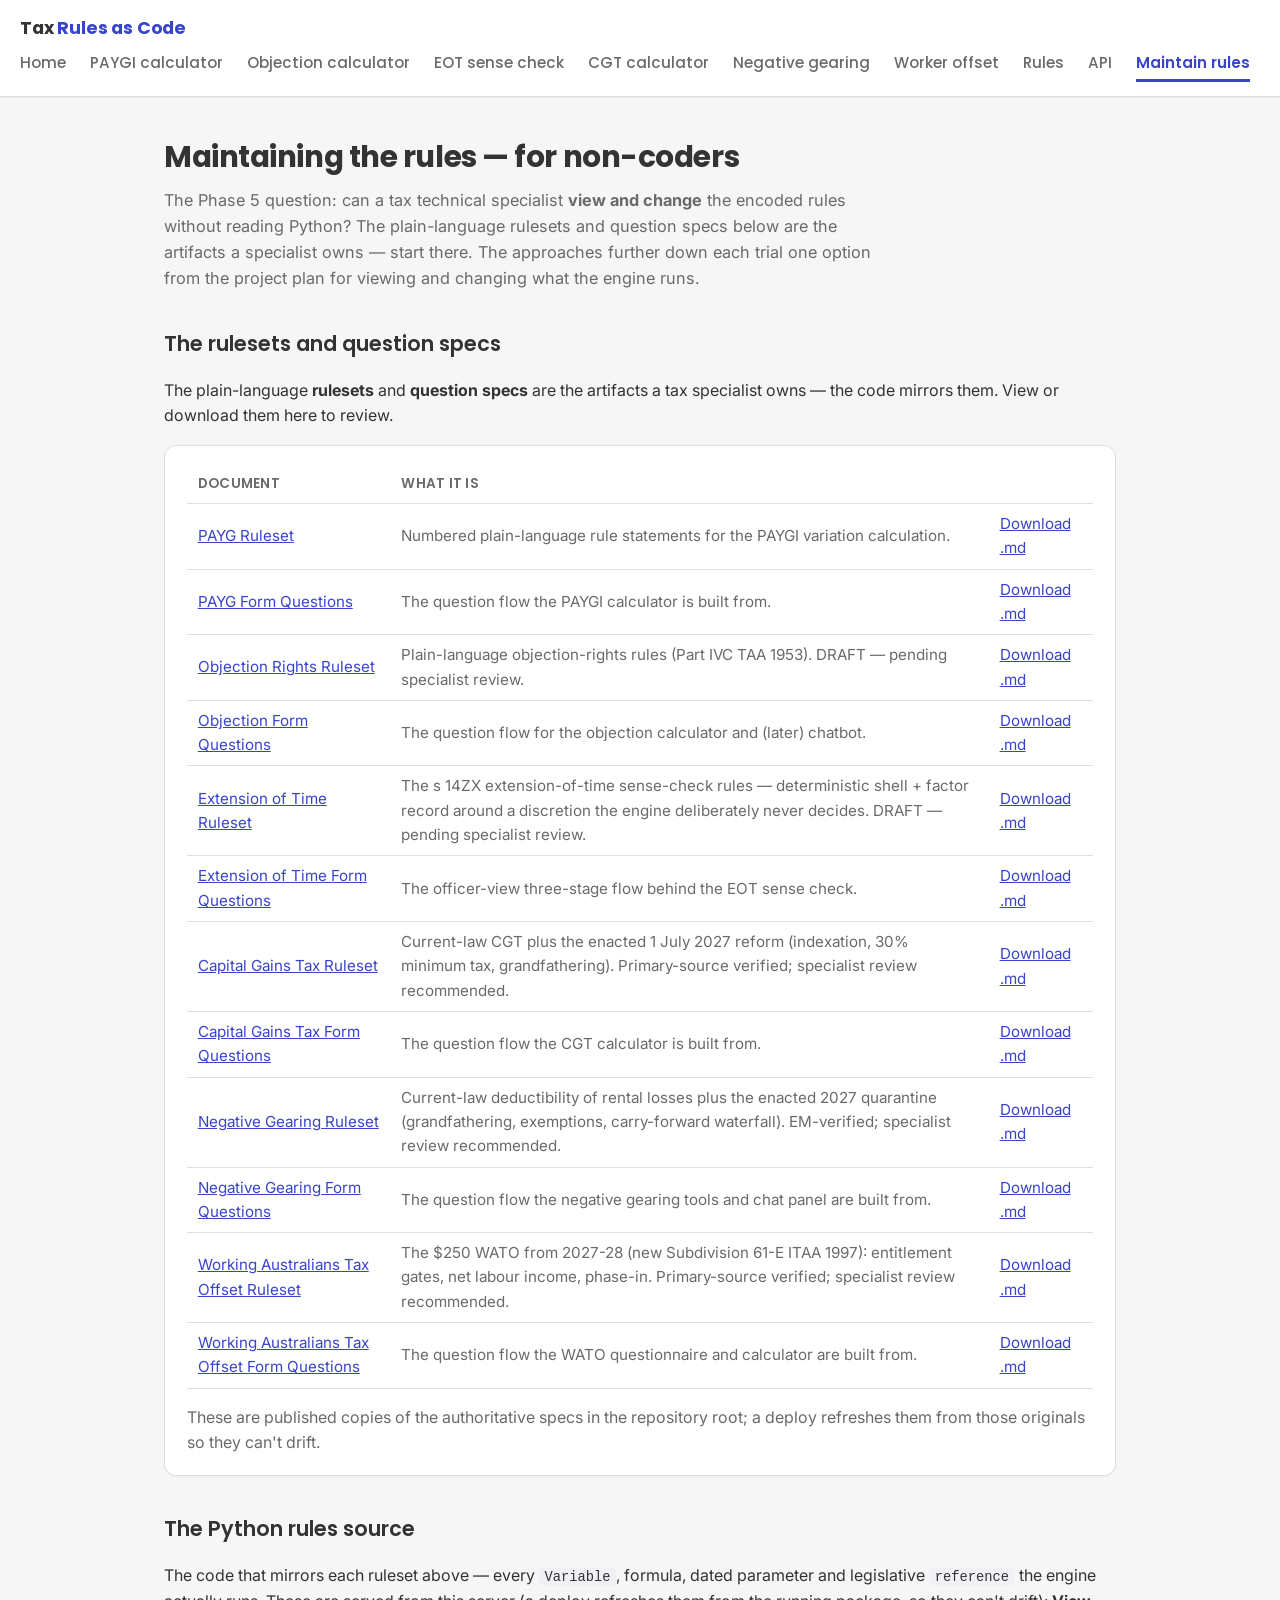
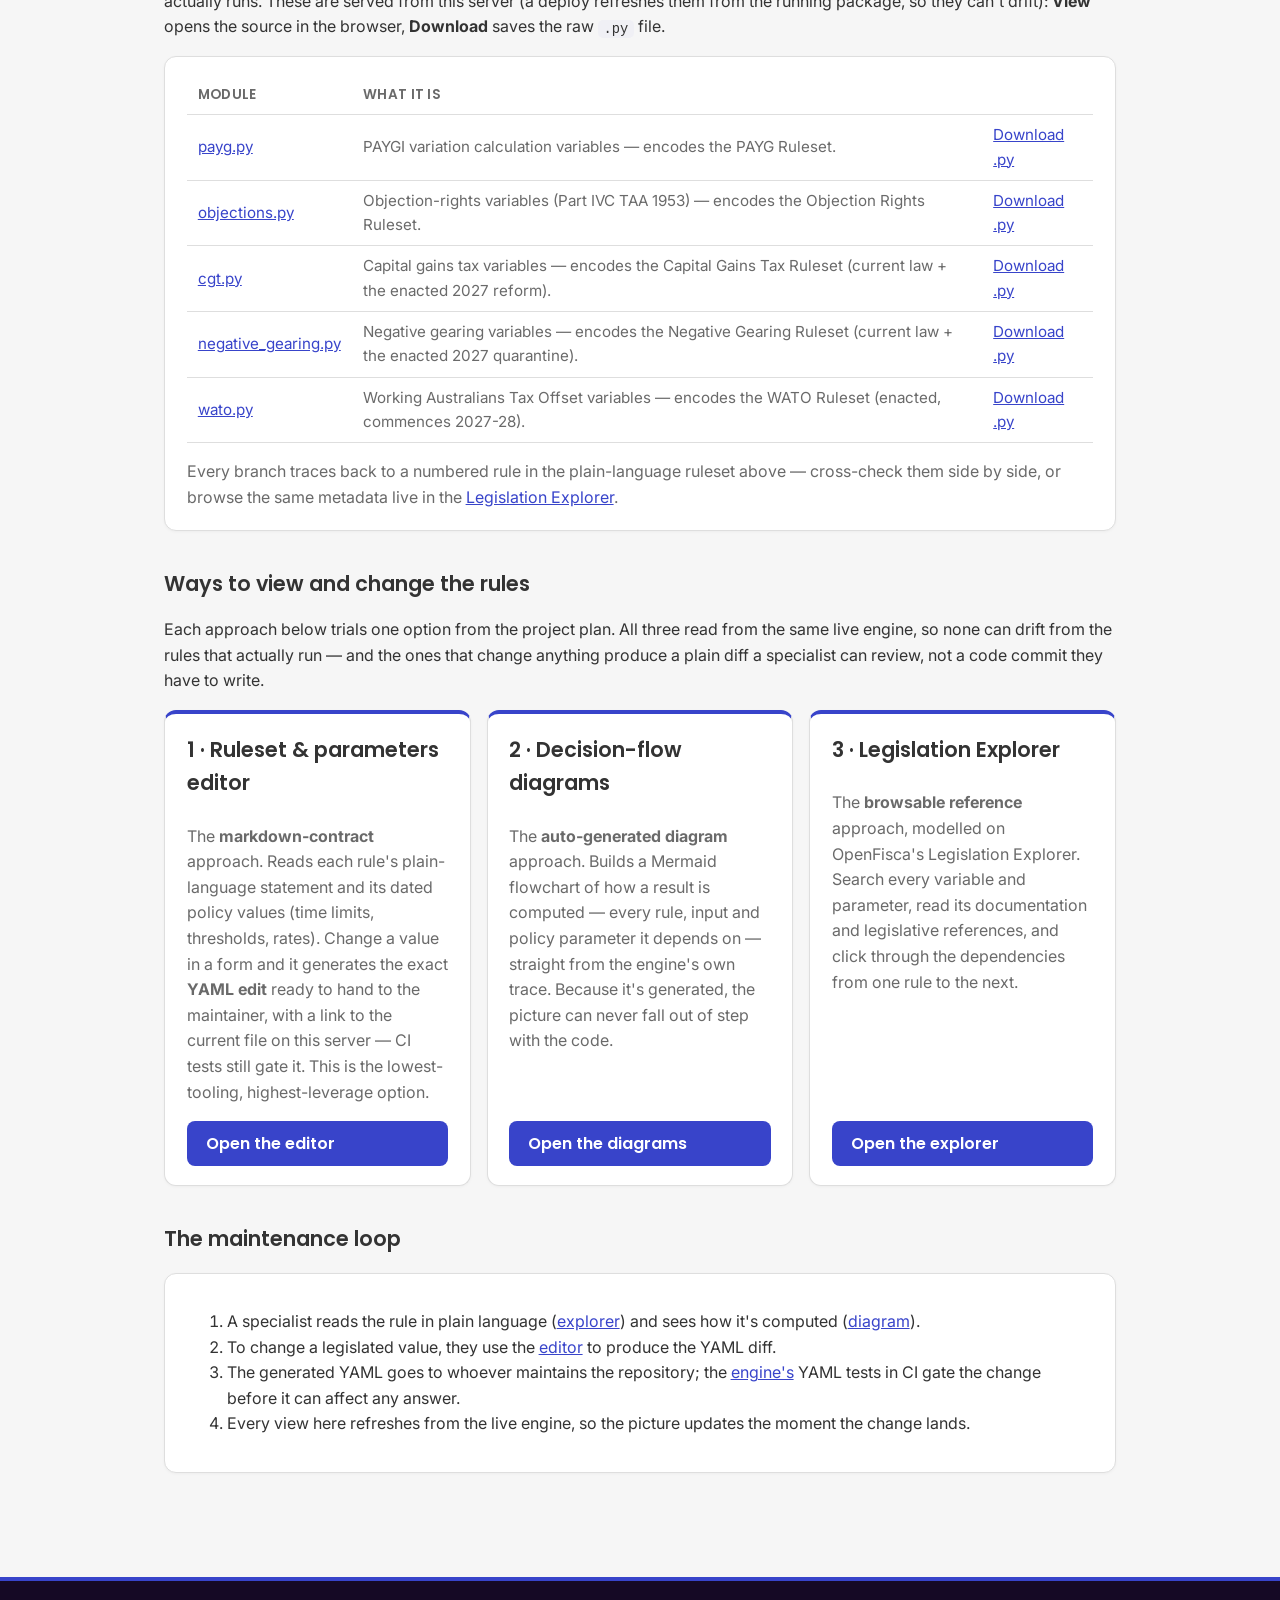
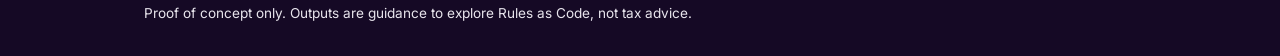
<file: webapp/maintain.html>
<!DOCTYPE html>
<html lang="en-AU">
<head>
  <meta charset="utf-8">
  <meta name="viewport" content="width=device-width, initial-scale=1">
  <title>Maintain the rules — for non-coders</title>
  <link rel="icon" href="data:image/svg+xml,<svg xmlns=%22http://www.w3.org/2000/svg%22 viewBox=%220 0 100 100%22><text y=%22.9em%22 font-size=%2290%22>⚖️</text></svg>">
  <link rel="preconnect" href="https://fonts.googleapis.com">
  <link rel="preconnect" href="https://fonts.gstatic.com" crossorigin>
  <link href="https://fonts.googleapis.com/css2?family=Inter:wght@400;500;600;700&family=Poppins:wght@500;600;700&display=swap" rel="stylesheet">
  <link rel="stylesheet" href="assets/style.css">
</head>
<body>
  <header class="site">
    <a class="brand" href="index.html">Tax <span>Rules as Code</span></a>
    <nav>
      <a href="index.html">Home</a>
      <a href="calculator.html">PAYGI calculator</a>
      <a href="objection-calculator.html">Objection calculator</a>
      <a href="eot.html">EOT sense check</a>
      <a href="cgt-calculator.html">CGT calculator</a>
      <a href="negative-gearing.html">Negative gearing</a>
      <a href="wato.html">Worker offset</a>
      <a href="model.html">Rules</a>
      <a href="engine.html">API</a>
      <a href="maintain.html">Maintain rules</a>
    </nav>
  </header>

  <main>
    <h1>Maintaining the rules &mdash; for non-coders</h1>
    <p class="lede">
      The Phase 5 question: can a tax technical specialist <strong>view and change</strong> the
      encoded rules without reading Python? The plain-language rulesets and question specs below are
      the artifacts a specialist owns &mdash; start there. The approaches further down each trial
      one option from the project plan for viewing and changing what the engine runs.
    </p>

    <h2>The rulesets and question specs</h2>
    <p>
      The plain-language <strong>rulesets</strong> and <strong>question specs</strong> are the
      artifacts a tax specialist owns &mdash; the code mirrors them. View or download them here to
      review.
    </p>
    <div class="card table-scroll">
      <table>
        <thead><tr><th>Document</th><th>What it is</th><th></th></tr></thead>
        <tbody>
          <tr>
            <td><a href="rulesets/PAYG%20Ruleset.md" target="_blank" rel="noopener">PAYG Ruleset</a></td>
            <td class="muted">Numbered plain-language rule statements for the PAYGI variation calculation.</td>
            <td><a href="rulesets/PAYG%20Ruleset.md" download>Download .md</a></td>
          </tr>
          <tr>
            <td><a href="rulesets/PAYG%20Form%20Questions.md" target="_blank" rel="noopener">PAYG Form Questions</a></td>
            <td class="muted">The question flow the PAYGI calculator is built from.</td>
            <td><a href="rulesets/PAYG%20Form%20Questions.md" download>Download .md</a></td>
          </tr>
          <tr>
            <td><a href="rulesets/Objection%20Rights%20Ruleset.md" target="_blank" rel="noopener">Objection Rights Ruleset</a></td>
            <td class="muted">Plain-language objection-rights rules (Part IVC TAA 1953). DRAFT — pending specialist review.</td>
            <td><a href="rulesets/Objection%20Rights%20Ruleset.md" download>Download .md</a></td>
          </tr>
          <tr>
            <td><a href="rulesets/Objection%20Form%20Questions.md" target="_blank" rel="noopener">Objection Form Questions</a></td>
            <td class="muted">The question flow for the objection calculator and (later) chatbot.</td>
            <td><a href="rulesets/Objection%20Form%20Questions.md" download>Download .md</a></td>
          </tr>
          <tr>
            <td><a href="rulesets/Extension%20of%20Time%20Ruleset.md" target="_blank" rel="noopener">Extension of Time Ruleset</a></td>
            <td class="muted">The s 14ZX extension-of-time sense-check rules — deterministic shell + factor record around a discretion the engine deliberately never decides. DRAFT — pending specialist review.</td>
            <td><a href="rulesets/Extension%20of%20Time%20Ruleset.md" download>Download .md</a></td>
          </tr>
          <tr>
            <td><a href="rulesets/Extension%20of%20Time%20Form%20Questions.md" target="_blank" rel="noopener">Extension of Time Form Questions</a></td>
            <td class="muted">The officer-view three-stage flow behind the EOT sense check.</td>
            <td><a href="rulesets/Extension%20of%20Time%20Form%20Questions.md" download>Download .md</a></td>
          </tr>
          <tr>
            <td><a href="rulesets/Capital%20Gains%20Tax%20Ruleset.md" target="_blank" rel="noopener">Capital Gains Tax Ruleset</a></td>
            <td class="muted">Current-law CGT plus the enacted 1 July 2027 reform (indexation, 30% minimum tax, grandfathering). Primary-source verified; specialist review recommended.</td>
            <td><a href="rulesets/Capital%20Gains%20Tax%20Ruleset.md" download>Download .md</a></td>
          </tr>
          <tr>
            <td><a href="rulesets/Capital%20Gains%20Tax%20Form%20Questions.md" target="_blank" rel="noopener">Capital Gains Tax Form Questions</a></td>
            <td class="muted">The question flow the CGT calculator is built from.</td>
            <td><a href="rulesets/Capital%20Gains%20Tax%20Form%20Questions.md" download>Download .md</a></td>
          </tr>
          <tr>
            <td><a href="rulesets/Negative%20Gearing%20Ruleset.md" target="_blank" rel="noopener">Negative Gearing Ruleset</a></td>
            <td class="muted">Current-law deductibility of rental losses plus the enacted 2027 quarantine (grandfathering, exemptions, carry-forward waterfall). EM-verified; specialist review recommended.</td>
            <td><a href="rulesets/Negative%20Gearing%20Ruleset.md" download>Download .md</a></td>
          </tr>
          <tr>
            <td><a href="rulesets/Negative%20Gearing%20Form%20Questions.md" target="_blank" rel="noopener">Negative Gearing Form Questions</a></td>
            <td class="muted">The question flow the negative gearing tools and chat panel are built from.</td>
            <td><a href="rulesets/Negative%20Gearing%20Form%20Questions.md" download>Download .md</a></td>
          </tr>
          <tr>
            <td><a href="rulesets/Working%20Australians%20Tax%20Offset%20Ruleset.md" target="_blank" rel="noopener">Working Australians Tax Offset Ruleset</a></td>
            <td class="muted">The $250 WATO from 2027-28 (new Subdivision 61-E ITAA 1997): entitlement gates, net labour income, phase-in. Primary-source verified; specialist review recommended.</td>
            <td><a href="rulesets/Working%20Australians%20Tax%20Offset%20Ruleset.md" download>Download .md</a></td>
          </tr>
          <tr>
            <td><a href="rulesets/Working%20Australians%20Tax%20Offset%20Form%20Questions.md" target="_blank" rel="noopener">Working Australians Tax Offset Form Questions</a></td>
            <td class="muted">The question flow the WATO questionnaire and calculator are built from.</td>
            <td><a href="rulesets/Working%20Australians%20Tax%20Offset%20Form%20Questions.md" download>Download .md</a></td>
          </tr>
        </tbody>
      </table>
      <p class="muted" style="margin-bottom:0">
        These are published copies of the authoritative specs in the repository root; a deploy
        refreshes them from those originals so they can't drift.
      </p>
    </div>

    <h2>The Python rules source</h2>
    <p>
      The code that mirrors each ruleset above &mdash; every <code>Variable</code>, formula, dated
      parameter and legislative <code>reference</code> the engine actually runs. These are served
      from this server (a deploy refreshes them from the running package, so they can't drift):
      <strong>View</strong> opens the source in the browser, <strong>Download</strong> saves the
      raw <code>.py</code> file.
    </p>
    <div class="card table-scroll">
      <table>
        <thead><tr><th>Module</th><th>What it is</th><th></th></tr></thead>
        <tbody>
          <tr>
            <td><a href="files/openfisca_rules/variables/payg.py" target="_blank" rel="noopener">payg.py</a></td>
            <td class="muted">PAYGI variation calculation variables &mdash; encodes the PAYG Ruleset.</td>
            <td><a href="files/openfisca_rules/variables/payg.py" download>Download .py</a></td>
          </tr>
          <tr>
            <td><a href="files/openfisca_rules/variables/objections.py" target="_blank" rel="noopener">objections.py</a></td>
            <td class="muted">Objection-rights variables (Part IVC TAA 1953) &mdash; encodes the Objection Rights Ruleset.</td>
            <td><a href="files/openfisca_rules/variables/objections.py" download>Download .py</a></td>
          </tr>
          <tr>
            <td><a href="files/openfisca_rules/variables/cgt.py" target="_blank" rel="noopener">cgt.py</a></td>
            <td class="muted">Capital gains tax variables &mdash; encodes the Capital Gains Tax Ruleset (current law + the enacted 2027 reform).</td>
            <td><a href="files/openfisca_rules/variables/cgt.py" download>Download .py</a></td>
          </tr>
          <tr>
            <td><a href="files/openfisca_rules/variables/negative_gearing.py" target="_blank" rel="noopener">negative_gearing.py</a></td>
            <td class="muted">Negative gearing variables &mdash; encodes the Negative Gearing Ruleset (current law + the enacted 2027 quarantine).</td>
            <td><a href="files/openfisca_rules/variables/negative_gearing.py" download>Download .py</a></td>
          </tr>
          <tr>
            <td><a href="files/openfisca_rules/variables/wato.py" target="_blank" rel="noopener">wato.py</a></td>
            <td class="muted">Working Australians Tax Offset variables &mdash; encodes the WATO Ruleset (enacted, commences 2027-28).</td>
            <td><a href="files/openfisca_rules/variables/wato.py" download>Download .py</a></td>
          </tr>
        </tbody>
      </table>
      <p class="muted" style="margin-bottom:0">
        Every branch traces back to a numbered rule in the plain-language ruleset above &mdash;
        cross-check them side by side, or browse the same metadata live in the
        <a href="explorer.html">Legislation Explorer</a>.
      </p>
    </div>

    <h2>Ways to view and change the rules</h2>
    <p>
      Each approach below trials one option from the project plan. All three read from the same
      live engine, so none can drift from the rules that actually run &mdash; and the ones that
      change anything produce a plain diff a specialist can review, not a code commit they have to
      write.
    </p>

    <div class="tool-grid">
      <div class="card">
        <h2>1 · Ruleset &amp; parameters editor</h2>
        <p>
          The <strong>markdown-contract</strong> approach. Reads each rule's plain-language
          statement and its dated policy values (time limits, thresholds, rates). Change a value in
          a form and it generates the exact <strong>YAML edit</strong> ready to hand to the
          maintainer, with a link to the current file on this server &mdash; CI tests still gate it.
          This is the lowest-tooling, highest-leverage option.
        </p>
        <a class="button" href="ruleset-editor.html">Open the editor</a>
      </div>

      <div class="card">
        <h2>2 · Decision-flow diagrams</h2>
        <p>
          The <strong>auto-generated diagram</strong> approach. Builds a Mermaid flowchart of how a
          result is computed &mdash; every rule, input and policy parameter it depends on &mdash;
          straight from the engine's own trace. Because it's generated, the picture can never fall
          out of step with the code.
        </p>
        <a class="button" href="flow.html">Open the diagrams</a>
      </div>

      <div class="card">
        <h2>3 · Legislation Explorer</h2>
        <p>
          The <strong>browsable reference</strong> approach, modelled on OpenFisca's Legislation
          Explorer. Search every variable and parameter, read its documentation and legislative
          references, and click through the dependencies from one rule to the next.
        </p>
        <a class="button" href="explorer.html">Open the explorer</a>
      </div>
    </div>

    <h2>The maintenance loop</h2>
    <div class="card">
      <ol>
        <li>A specialist reads the rule in plain language (<a href="explorer.html">explorer</a>) and
          sees how it's computed (<a href="flow.html">diagram</a>).</li>
        <li>To change a legislated value, they use the
          <a href="ruleset-editor.html">editor</a> to produce the YAML diff.</li>
        <li>The generated YAML goes to whoever maintains the repository; the
          <a href="engine.html">engine's</a> YAML tests in CI gate the change before it can affect
          any answer.</li>
        <li>Every view here refreshes from the live engine, so the picture updates the moment the
          change lands.</li>
      </ol>
    </div>
  </main>

  <footer class="site">
    Proof of concept only. Outputs are guidance to explore Rules as Code, not tax advice.
  </footer>

  <script src="assets/app.js"></script>
</body>
</html>
</file>
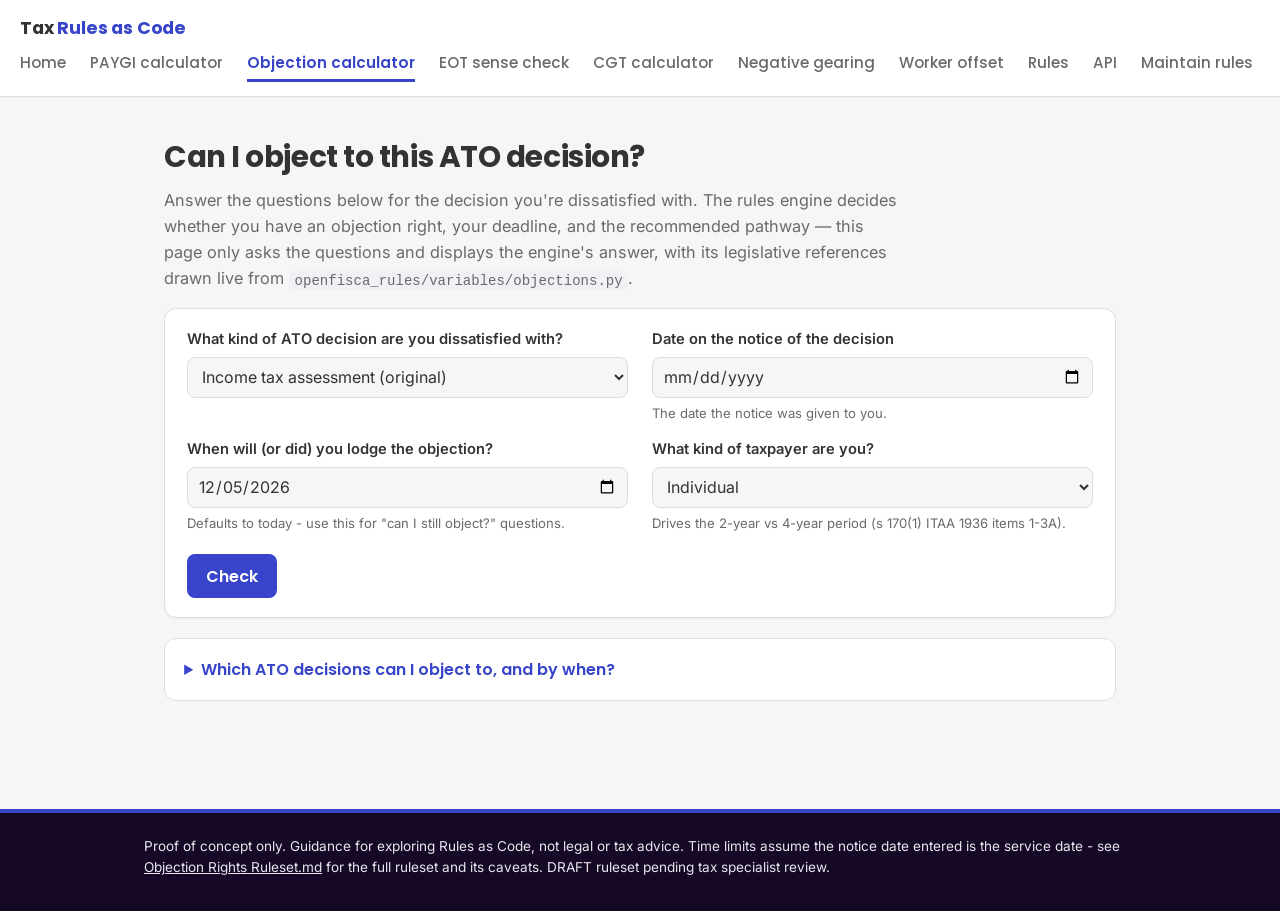
<file: webapp/objection-calculator.html>
<!DOCTYPE html>
<html lang="en-AU">
<head>
  <meta charset="utf-8">
  <meta name="viewport" content="width=device-width, initial-scale=1">
  <title>Objection rights calculator</title>
  <link rel="icon" href="data:image/svg+xml,<svg xmlns=%22http://www.w3.org/2000/svg%22 viewBox=%220 0 100 100%22><text y=%22.9em%22 font-size=%2290%22>&#9878;&#65039;</text></svg>">
  <link rel="preconnect" href="https://fonts.googleapis.com">
  <link rel="preconnect" href="https://fonts.gstatic.com" crossorigin>
  <link href="https://fonts.googleapis.com/css2?family=Inter:wght@400;500;600;700&family=Poppins:wght@500;600;700&display=swap" rel="stylesheet">
  <link rel="stylesheet" href="assets/style.css">
</head>
<body>
  <header class="site">
    <a class="brand" href="index.html">Tax <span>Rules as Code</span></a>
    <nav>
      <a href="index.html">Home</a>
      <a href="calculator.html">PAYGI calculator</a>
      <a href="objection-calculator.html">Objection calculator</a>
      <a href="eot.html">EOT sense check</a>
      <a href="cgt-calculator.html">CGT calculator</a>
      <a href="negative-gearing.html">Negative gearing</a>
      <a href="wato.html">Worker offset</a>
      <a href="model.html">Rules</a>
      <a href="engine.html">API</a>
      <a href="maintain.html">Maintain rules</a>
    </nav>
  </header>

  <main>
    <h1>Can I object to this ATO decision?</h1>
    <p class="lede">
      Answer the questions below for the decision you're dissatisfied with. The rules engine
      decides whether you have an objection right, your deadline, and the recommended pathway —
      this page only asks the questions and displays the engine's answer, with its legislative
      references drawn live from <code>openfisca_rules/variables/objections.py</code>.
    </p>

    <div class="card">
      <form class="inputs" id="input-form">
        <div class="field">
          <label for="decisionType">What kind of ATO decision are you dissatisfied with?</label>
          <select id="decisionType"></select>
        </div>

        <div class="field" id="f-noticeDate">
          <label for="noticeDate">Date on the notice of the decision</label>
          <input type="date" id="noticeDate">
          <p class="help" id="noticeDate-help">The date the notice was given to you.</p>
        </div>

        <div class="field">
          <label for="lodgmentDate">When will (or did) you lodge the objection?</label>
          <input type="date" id="lodgmentDate">
          <p class="help">Defaults to today - use this for "can I still object?" questions.</p>
        </div>

        <div class="field" id="f-taxpayerKind" hidden>
          <label for="taxpayerKind">What kind of taxpayer are you?</label>
          <select id="taxpayerKind">
            <option value="individual">Individual</option>
            <option value="small_business_entity">Small business entity</option>
            <option value="other">Other (company, trust, partnership outside the SBE rules, super fund, ...)</option>
          </select>
          <p class="help">Drives the 2-year vs 4-year period (s 170(1) ITAA 1936 items 1-3A).</p>
        </div>

        <div class="field" id="f-originalNoticeDate" hidden>
          <label for="originalNoticeDate">Date on the notice of the ORIGINAL assessment</label>
          <input type="date" id="originalNoticeDate">
          <p class="help">Before it was amended.</p>
        </div>

        <div class="field" id="f-hasAssessment" hidden>
          <label for="hasAssessment">Has an assessment already been made for the period the ruling relates to?</label>
          <select id="hasAssessment">
            <option value="false">No</option>
            <option value="true">Yes</option>
          </select>
        </div>

        <div class="field" id="f-returnDueDate" hidden>
          <label for="returnDueDate">Last day allowed for lodging the return the ruling relates to</label>
          <input type="date" id="returnDueDate">
        </div>

        <div class="field" id="f-relatedNoticeDate" hidden>
          <label for="relatedNoticeDate">Date on the notice of your INCOME TAX ASSESSMENT for the same year</label>
          <input type="date" id="relatedNoticeDate">
          <p class="help">Not the determination's own date - the objection period tracks this related assessment (s 14ZW(1)(aac)).</p>
        </div>

        <div class="field" id="f-sicFraction" hidden>
          <label for="sicFraction">Unremitted SIC as a percentage of the tax shortfall</label>
          <input type="number" id="sicFraction" min="0" max="100" step="0.1" value="25">
          <p class="help">e.g. 25 for 25%. Objectable only above the legislated threshold.</p>
        </div>
      </form>
      <div class="actions">
        <button type="button" id="calc-btn">Check</button>
      </div>
    </div>

    <div id="error-box"></div>

    <details class="help-section" id="eligibility-help">
      <summary>Which ATO decisions can I object to, and by when?</summary>
      <div class="help-body">
        <p class="muted">
          A short summary in the style of the ATO's
          <a href="https://www.ato.gov.au/individuals-and-families/your-tax-return/if-you-disagree-with-an-ato-decision/object-to-a-decision/eligibility-to-lodge-an-objection"
          target="_blank" rel="noopener">Eligibility to lodge an objection</a> page — but every
          Yes/No, time limit and pathway below is generated <strong>live by the rules engine</strong>,
          not written by hand. For your specific dates and whether you're in time, use the calculator
          above.
        </p>
        <div class="notice no-print" id="help-note">Asking the rules engine…</div>

        <h3>Decisions you can object to</h3>
        <div class="table-scroll">
          <table id="help-can">
            <thead><tr><th>Decision</th><th>Time limit to lodge an objection</th></tr></thead>
            <tbody><tr><td colspan="2" class="loading">Loading…</td></tr></tbody>
          </table>
        </div>

        <h3>Decisions you can't object to</h3>
        <div class="table-scroll">
          <table id="help-cannot">
            <thead><tr><th>Decision</th><th>What you can do instead</th></tr></thead>
            <tbody><tr><td colspan="2" class="loading">Loading…</td></tr></tbody>
          </table>
        </div>

        <h3>Time limits, in short</h3>
        <div class="results-grid" id="help-limits">
          <div class="stat"><div class="label">Loading…</div></div>
        </div>
      </div>
    </details>

    <section id="results" hidden>
      <h2>Result</h2>
      <div class="results-grid" id="stat-cards"></div>

      <h2>Your path through the rules</h2>
      <p class="muted">The questions you answered and the engine's answer to each, in order.</p>
      <div class="card"><ol class="dtree" id="path-tree"></ol></div>

      <h2>Why?</h2>
      <p class="muted">
        Citations below are read live from the rules engine's metadata - the same references an AI
        assistant will cite when it uses this engine.
      </p>
      <div class="card" id="why"></div>

      <div class="actions no-print">
        <button type="button" class="secondary" onclick="window.print()">Print this result</button>
      </div>
    </section>
  </main>

  <footer class="site">
    Proof of concept only. Guidance for exploring Rules as Code, not legal or tax advice. Time
    limits assume the notice date entered is the service date - see
    <a href="rulesets/Objection%20Rights%20Ruleset.md">Objection Rights Ruleset.md</a> for the full
    ruleset and its caveats. DRAFT ruleset pending tax specialist review.
  </footer>

  <script src="assets/app.js"></script>
  <script src="assets/objections.js"></script>
</body>
</html>
</file>
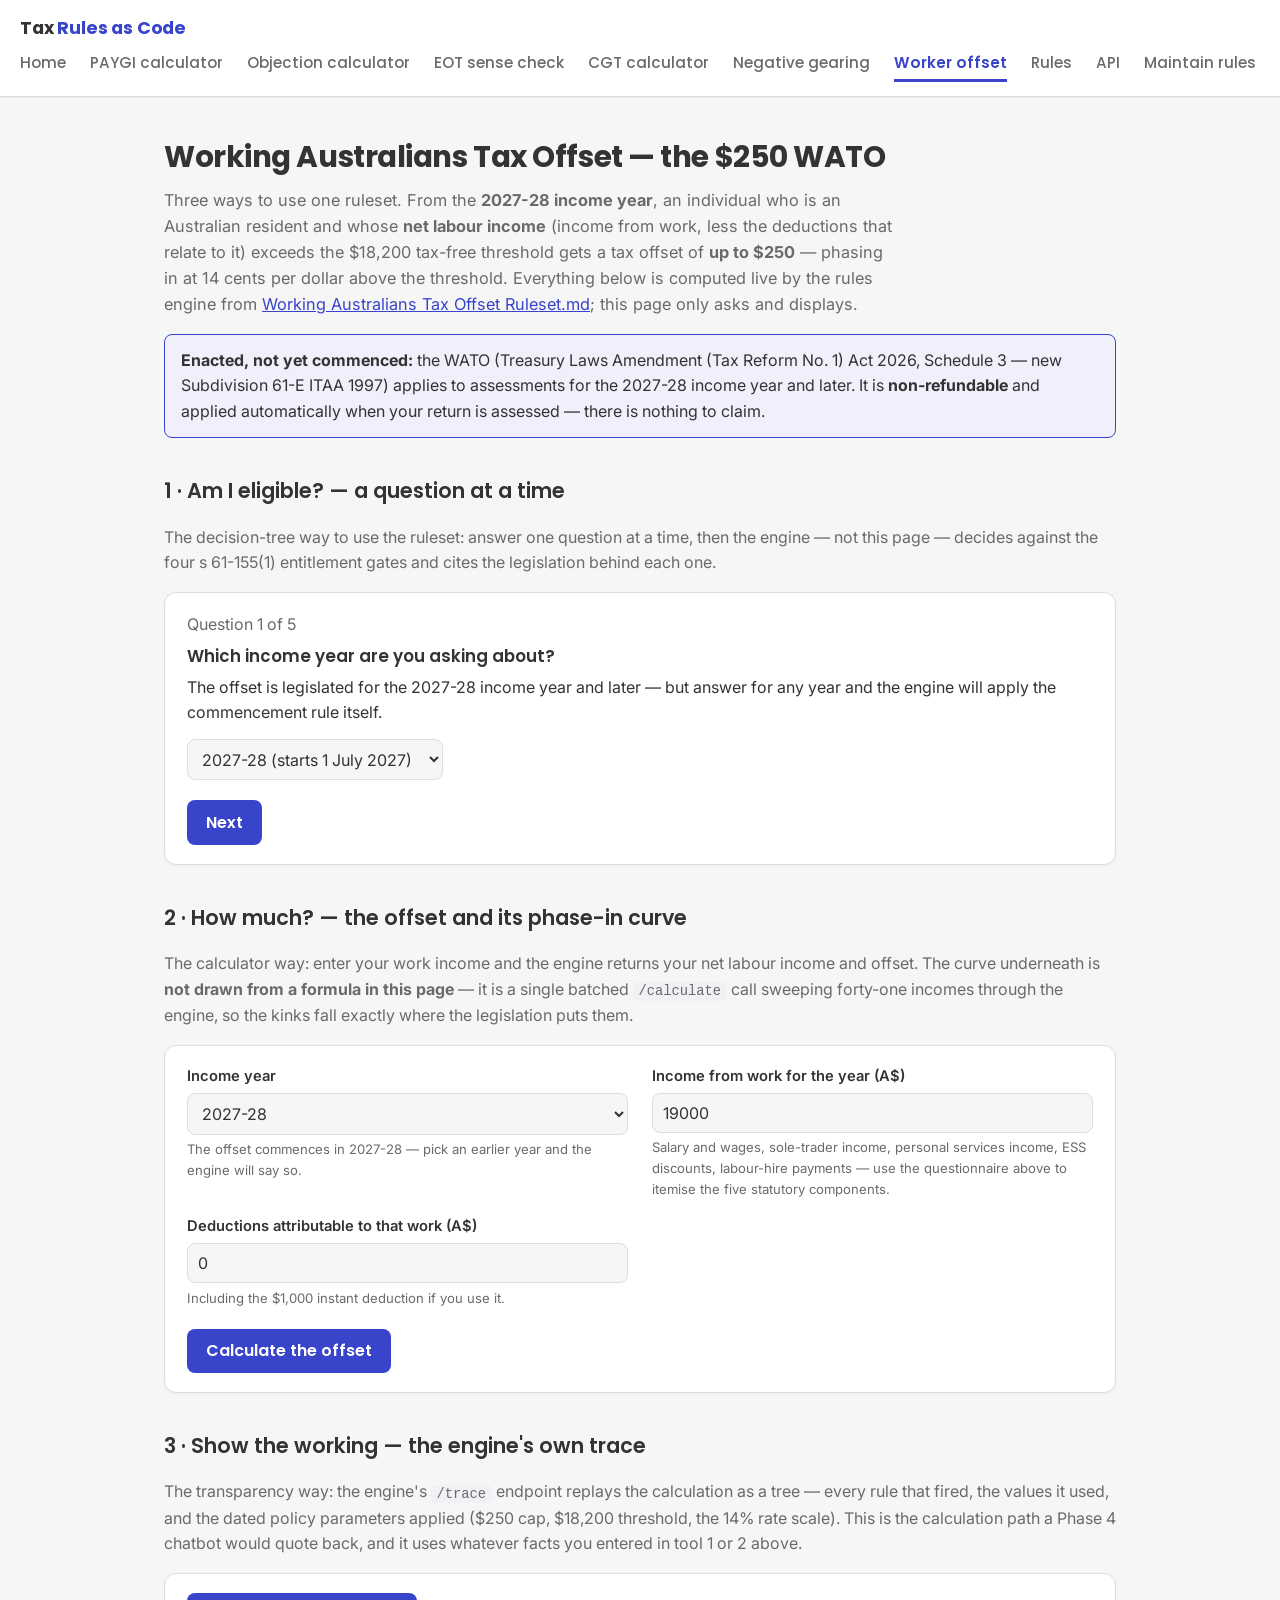
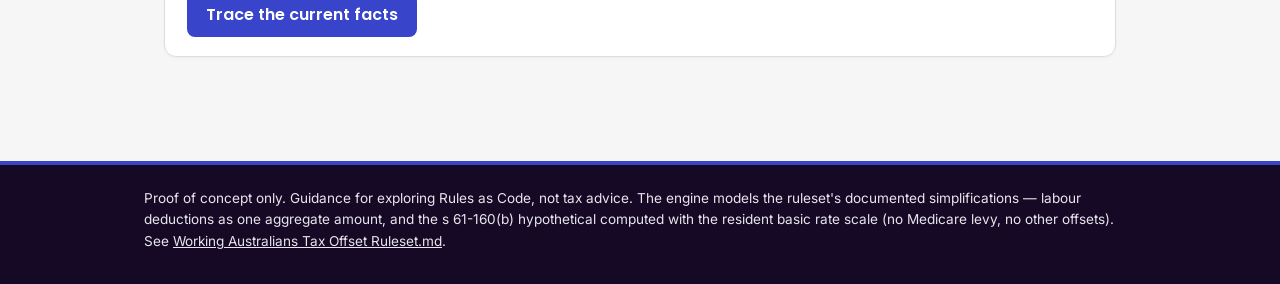
<file: webapp/wato.html>
<!DOCTYPE html>
<html lang="en-AU">
<head>
  <meta charset="utf-8">
  <meta name="viewport" content="width=device-width, initial-scale=1">
  <title>Working Australians Tax Offset — the $250 WATO from 2027-28</title>
  <link rel="icon" href="data:image/svg+xml,<svg xmlns=%22http://www.w3.org/2000/svg%22 viewBox=%220 0 100 100%22><text y=%22.9em%22 font-size=%2290%22>⚖️</text></svg>">
  <link rel="preconnect" href="https://fonts.googleapis.com">
  <link rel="preconnect" href="https://fonts.gstatic.com" crossorigin>
  <link href="https://fonts.googleapis.com/css2?family=Inter:wght@400;500;600;700&family=Poppins:wght@500;600;700&display=swap" rel="stylesheet">
  <link rel="stylesheet" href="assets/style.css">
</head>
<body>
  <header class="site">
    <a class="brand" href="index.html">Tax <span>Rules as Code</span></a>
    <nav>
      <a href="index.html">Home</a>
      <a href="calculator.html">PAYGI calculator</a>
      <a href="objection-calculator.html">Objection calculator</a>
      <a href="eot.html">EOT sense check</a>
      <a href="cgt-calculator.html">CGT calculator</a>
      <a href="negative-gearing.html">Negative gearing</a>
      <a href="wato.html">Worker offset</a>
      <a href="model.html">Rules</a>
      <a href="engine.html">API</a>
      <a href="maintain.html">Maintain rules</a>
    </nav>
  </header>

  <main>
    <h1>Working Australians Tax Offset — the $250 WATO</h1>
    <p class="lede">
      Three ways to use one ruleset. From the <strong>2027-28 income year</strong>, an individual
      who is an Australian resident and whose <strong>net labour income</strong> (income from work,
      less the deductions that relate to it) exceeds the $18,200 tax-free threshold gets a tax
      offset of <strong>up to $250</strong> — phasing in at 14 cents per dollar above the
      threshold. Everything below is computed live by the rules engine from
      <a href="rulesets/Working%20Australians%20Tax%20Offset%20Ruleset.md">Working Australians Tax
      Offset Ruleset.md</a>; this page only asks and displays.
    </p>
    <div class="notice no-print">
      <strong>Enacted, not yet commenced:</strong> the WATO (Treasury Laws Amendment (Tax Reform
      No.&nbsp;1) Act 2026, Schedule 3 — new Subdivision&nbsp;61-E ITAA 1997) applies to
      assessments for the 2027-28 income year and later. It is <strong>non-refundable</strong> and
      applied automatically when your return is assessed — there is nothing to claim.
    </div>

    <div id="error-box"></div>

    <!-- ================================================= 1 · eligibility questionnaire -->
    <h2 id="eligibility">1 · Am I eligible? — a question at a time</h2>
    <p class="muted">
      The decision-tree way to use the ruleset: answer one question at a time, then the engine —
      not this page — decides against the four s&nbsp;61-155(1) entitlement gates and cites the
      legislation behind each one.
    </p>
    <div class="card" id="quiz"></div>

    <!-- ================================================= 2 · calculator + phase-in chart -->
    <h2 id="calculator">2 · How much? — the offset and its phase-in curve</h2>
    <p class="muted">
      The calculator way: enter your work income and the engine returns your net labour income and
      offset. The curve underneath is <strong>not drawn from a formula in this page</strong> — it
      is a single batched <code>/calculate</code> call sweeping forty-one incomes through the
      engine, so the kinks fall exactly where the legislation puts them.
    </p>
    <div class="card">
      <form class="inputs" onsubmit="return false">
        <div class="field">
          <label for="calc-year">Income year</label>
          <select id="calc-year"></select>
          <p class="help">The offset commences in 2027-28 — pick an earlier year and the engine will say so.</p>
        </div>
        <div class="field">
          <label for="calc-income">Income from work for the year (A$)</label>
          <input type="number" id="calc-income" min="0" step="100" value="19000">
          <p class="help">Salary and wages, sole-trader income, personal services income, ESS discounts, labour-hire payments — use the questionnaire above to itemise the five statutory components.</p>
        </div>
        <div class="field">
          <label for="calc-deductions">Deductions attributable to that work (A$)</label>
          <input type="number" id="calc-deductions" min="0" step="50" value="0">
          <p class="help">Including the $1,000 instant deduction if you use it.</p>
        </div>
      </form>
      <div class="actions">
        <button type="button" id="calc-btn">Calculate the offset</button>
      </div>
    </div>
    <section id="calc-results" hidden>
      <div class="results-grid" id="calc-cards"></div>
      <div class="card">
        <h3 style="margin-top:0">The phase-in curve — every point an engine answer</h3>
        <div id="phase-chart"></div>
      </div>
      <details class="help-section"><summary>Why? — the rules behind these numbers</summary>
        <div class="help-body" id="calc-why"><p class="loading">Loading rule references…</p></div>
      </details>
    </section>

    <!-- ================================================= 3 · show the working -->
    <h2 id="trace-section">3 · Show the working — the engine's own trace</h2>
    <p class="muted">
      The transparency way: the engine's <code>/trace</code> endpoint replays the calculation as a
      tree — every rule that fired, the values it used, and the dated policy parameters applied
      ($250 cap, $18,200 threshold, the 14% rate scale). This is the calculation path a Phase 4
      chatbot would quote back, and it uses whatever facts you entered in tool 1 or 2 above.
    </p>
    <div class="card">
      <div class="actions" style="margin-top:0">
        <button type="button" id="trace-btn">Trace the current facts</button>
      </div>
      <div class="trace" id="trace"></div>
    </div>
  </main>

  <footer class="site">
    Proof of concept only. Guidance for exploring Rules as Code, not tax advice. The engine models
    the ruleset's documented simplifications — labour deductions as one aggregate amount, and the
    s&nbsp;61-160(b) hypothetical computed with the resident basic rate scale (no Medicare levy, no
    other offsets). See
    <a href="rulesets/Working%20Australians%20Tax%20Offset%20Ruleset.md">Working Australians Tax
    Offset Ruleset.md</a>.
  </footer>

  <script src="assets/app.js"></script>
  <script src="assets/wato.js"></script>
</body>
</html>
</file>
<file: webapp/assets/style.css>
/* Visual language follows ato.gov.au's current design tokens (Inter body /
 * Poppins headings, indigo #3844CA primary, dark navy #150925 footer) - this
 * site is its own "Tax Rules as Code" brand, not an ATO product, so no crest
 * or ATO wordmark is used; only the typography/colour/spacing language is
 * mirrored so the tools feel at home next to the real site.
 */
:root {
  --bg: #f6f6f6;
  --surface: #ffffff;
  --text: #333333;
  --muted: #6a6a6a;
  --line: #dedede;
  --accent: #3844ca;
  --accent-dark: #262677;
  --accent-text: #ffffff;
  --good: #1f7a3d;
  --warn: #d74100;
  --danger: #a52834;
  --code-bg: #f0f0f5;
  --header-bg: #ffffff;
  --footer-bg: #150925;
  --footer-text: #e8e5ed;
  --footer-line: #3a2f4d;
  --font-body: "Inter", system-ui, -apple-system, "Segoe UI", Roboto, sans-serif;
  --font-head: "Poppins", "Inter", system-ui, sans-serif;
}

@media (prefers-color-scheme: dark) {
  :root {
    --bg: #14121c;
    --surface: #1d1a28;
    --text: #edebf2;
    --muted: #aca6be;
    --line: #342f42;
    --accent: #8b98ff;
    --accent-dark: #c3cbff;
    --accent-text: #14101f;
    --good: #4fca86;
    --warn: #ff9466;
    --danger: #ff6b6f;
    --code-bg: #211d2e;
    --header-bg: #191621;
    --footer-bg: #0b0712;
    --footer-text: #cfc9df;
    --footer-line: #2a2436;
  }
}

* { box-sizing: border-box; }

body {
  margin: 0;
  font-family: var(--font-body);
  background: var(--bg);
  color: var(--text);
  line-height: 1.6;
}

h1, h2, h3, h4, .brand, button, .button, nav a {
  font-family: var(--font-head);
}

header.site {
  background: var(--header-bg);
  border-bottom: 1px solid var(--line);
  box-shadow: 0 1px 0 rgba(21, 9, 37, 0.03);
  padding: 0.9rem 1.25rem;
  display: flex;
  flex-wrap: wrap;
  align-items: center;
  gap: 0.5rem 1.75rem;
}

header.site .brand {
  font-weight: 700;
  font-size: 1.1rem;
  text-decoration: none;
  color: var(--text);
  letter-spacing: -0.01em;
}

header.site .brand span { color: var(--accent); }

nav { display: flex; gap: 1.5rem; flex-wrap: wrap; }

nav a {
  color: var(--muted);
  font-weight: 500;
  font-size: 0.95rem;
  text-decoration: none;
  padding-bottom: 4px;
  border-bottom: 3px solid transparent;
}

nav a:hover { color: var(--text); }
nav a.active { color: var(--accent); border-bottom-color: var(--accent); font-weight: 600; }

main { max-width: 62rem; margin: 0 auto; padding: 1.75rem 1.25rem 3.5rem; }

h1 { font-size: 1.85rem; font-weight: 700; letter-spacing: -0.015em; margin: 0.5rem 0 0.4rem; }
h2 { font-size: 1.3rem; font-weight: 600; margin-top: 2.25rem; }
h3 { font-size: 1.05rem; font-weight: 600; }
p.lede { color: var(--muted); max-width: 46rem; margin-top: 0.25rem; font-size: 1.02rem; }
ul.lede-list { color: var(--muted); max-width: 46rem; margin: 0.5rem 0 0.25rem; padding-left: 1.2rem; font-size: 1.02rem; }
ul.lede-list li { margin-bottom: 0.4rem; }

a { color: var(--accent); }
a:hover { color: var(--accent-dark); }

.card {
  background: var(--surface);
  border: 1px solid var(--line);
  border-radius: 12px;
  padding: 1.2rem 1.35rem;
  margin: 1rem 0;
  box-shadow: 0 1px 3px rgba(21, 9, 37, 0.04);
}

.tool-grid { display: grid; grid-template-columns: repeat(auto-fit, minmax(16rem, 1fr)); gap: 1rem; }
/* four equal cards on one row at full width; wrap responsively as it narrows.
   min(100%, …) lets a single card shrink below the track floor on tiny screens
   so the row never overflows the viewport. */
.tool-grid--four { grid-template-columns: repeat(auto-fit, minmax(min(100%, 13rem), 1fr)); }

.tool-grid .card { margin: 0; display: flex; flex-direction: column; border-top: 4px solid var(--accent); }
.tool-grid .card p { flex: 1; color: var(--muted); }
.tool-grid .card h2 { margin: 0 0 0.5rem; }

.button, button {
  display: inline-block;
  background: var(--accent);
  color: var(--accent-text);
  border: none;
  border-radius: 8px;
  padding: 0.6rem 1.2rem;
  font-size: 1rem;
  font-weight: 600;
  cursor: pointer;
  text-decoration: none;
}

button:hover, .button:hover { background: var(--accent-dark); }
button.secondary, .button.secondary {
  background: transparent;
  color: var(--accent);
  border: 1.5px solid var(--accent);
}
button.secondary:hover, .button.secondary:hover { background: var(--accent); color: var(--accent-text); }

.inputs { display: grid; grid-template-columns: repeat(auto-fit, minmax(19rem, 1fr)); gap: 0.9rem 1.5rem; }

.field label { display: block; font-weight: 600; font-size: 0.92rem; margin-bottom: 0.3rem; }

.field input, .field select {
  width: 100%;
  padding: 0.55rem 0.65rem;
  font-family: var(--font-body);
  font-size: 1rem;
  border: 1px solid var(--line);
  border-radius: 8px;
  background: var(--bg);
  color: var(--text);
}

.field input:focus, .field select:focus {
  outline: 2px solid var(--accent);
  outline-offset: 1px;
}

.field .help { margin: 0.3rem 0 0; font-size: 0.82rem; color: var(--muted); }

.actions { margin-top: 1.25rem; display: flex; gap: 1rem; align-items: center; flex-wrap: wrap; }

.results-grid { display: grid; grid-template-columns: repeat(auto-fit, minmax(14rem, 1fr)); gap: 1rem; }

.stat {
  background: var(--surface);
  border: 1px solid var(--line);
  border-left: 5px solid var(--accent);
  border-radius: 10px;
  padding: 0.95rem 1.15rem;
  margin: 0;
}

.stat .label { font-size: 0.85rem; color: var(--muted); }
.stat .value { font-size: 1.7rem; font-weight: 700; margin: 0.15rem 0; font-family: var(--font-head); }
.stat .bas { font-size: 0.8rem; color: var(--muted); }
.stat.negative { border-left-color: var(--warn); }
.stat.good { border-left-color: var(--good); }
.stat.no-right { border-left-color: var(--danger); }

table { border-collapse: collapse; width: 100%; font-size: 0.95rem; }
th, td { text-align: left; padding: 0.5rem 0.7rem; border-bottom: 1px solid var(--line); }
th { color: var(--muted); font-weight: 600; font-family: var(--font-head); font-size: 0.85rem; text-transform: uppercase; letter-spacing: 0.02em; }
td.num, th.num { text-align: right; font-variant-numeric: tabular-nums; }
.table-scroll { overflow-x: auto; }

/* grouped table subheadings (eligibility catalogue) */
table tr.group th {
  background: color-mix(in srgb, var(--accent) 8%, var(--surface));
  color: var(--text);
  text-transform: none;
  font-size: 0.9rem;
  letter-spacing: 0;
  border-bottom: 1px solid var(--line);
}

code, pre {
  font-family: ui-monospace, "Cascadia Code", Menlo, Consolas, monospace;
  font-size: 0.86em;
  background: var(--code-bg);
  border-radius: 5px;
}

code { padding: 0.1rem 0.35rem; }
pre { padding: 0.8rem 1rem; overflow-x: auto; line-height: 1.45; }
pre code { padding: 0; background: none; }

.error {
  background: color-mix(in srgb, var(--danger) 10%, var(--surface));
  border: 1px solid var(--danger);
  border-radius: 8px;
  padding: 0.8rem 1rem;
  white-space: pre-wrap;
}

.notice {
  background: color-mix(in srgb, var(--accent) 8%, var(--surface));
  border: 1px solid var(--accent);
  border-radius: 8px;
  padding: 0.8rem 1rem;
}

.pill {
  display: inline-block;
  font-size: 0.75rem;
  font-weight: 600;
  border-radius: 99px;
  padding: 0.15rem 0.65rem;
  border: 1px solid var(--line);
  color: var(--muted);
  margin-left: 0.4rem;
  vertical-align: middle;
}

.pill.input { border-color: var(--good); color: var(--good); }
.pill.formula { border-color: var(--accent); color: var(--accent); }
.pill.yes { border-color: var(--good); color: var(--good); background: color-mix(in srgb, var(--good) 10%, transparent); }
.pill.no { border-color: var(--danger); color: var(--danger); background: color-mix(in srgb, var(--danger) 10%, transparent); }

/* trace tree */
.trace details { margin: 0.35rem 0 0.35rem 1rem; border-left: 2px solid var(--line); padding-left: 0.85rem; }
.trace > details { margin-left: 0; border-left: none; padding-left: 0; }
.trace summary { cursor: pointer; }
.trace summary .val { font-weight: 700; }
.trace .meta { font-size: 0.85rem; color: var(--muted); margin: 0.15rem 0 0.3rem; }

.why-item { padding: 0.65rem 0; border-bottom: 1px solid var(--line); }
.why-item:last-child { border-bottom: none; }
.why-item .refs { font-size: 0.88rem; }
.why-item .doc { color: var(--muted); font-size: 0.9rem; white-space: pre-line; margin: 0.2rem 0; }

/* decision-tree outline (printable) */
.dtree { list-style: none; margin: 0; padding: 0; }
.dtree li { position: relative; margin: 0 0 0.15rem 1.4rem; padding: 0.15rem 0 0.15rem 1rem; border-left: 2px solid var(--line); }
.dtree li::before {
  content: ""; position: absolute; left: -2px; top: 1.1rem; width: 1rem; height: 2px; background: var(--line);
}
.dtree > li { margin-left: 0; border-left: none; padding-left: 0; }
.dtree > li::before { display: none; }
.dtree .node { display: inline-block; padding: 0.3rem 0.7rem; border: 1px solid var(--line); border-radius: 8px; background: var(--surface); }
.dtree .node.question { border-left: 4px solid var(--accent); }
.dtree .node.outcome-yes { border-left: 4px solid var(--good); }
.dtree .node.outcome-no { border-left: 4px solid var(--danger); }
.dtree .node .tag { font-size: 0.75rem; color: var(--muted); display: block; }

/* legislation explorer two-pane layout */
.explorer { display: grid; grid-template-columns: 18rem 1fr; gap: 1.25rem; align-items: start; }
.explorer .index { position: sticky; top: 0.75rem; max-height: calc(100vh - 1.5rem); overflow: auto; }
.explorer .index .field { margin-bottom: 0.6rem; }
.explorer .index h4 { margin: 0.9rem 0 0.25rem; font-size: 0.75rem; text-transform: uppercase; letter-spacing: 0.04em; color: var(--muted); }
.explorer .index a { display: block; padding: 0.3rem 0.5rem; border-radius: 6px; text-decoration: none; color: var(--text); font-size: 0.9rem; }
.explorer .index a:hover { background: var(--code-bg); }
.explorer .index a.active { background: color-mix(in srgb, var(--accent) 14%, var(--surface)); color: var(--accent); font-weight: 600; }
.explorer .detail h2 { margin-top: 0; }
.explorer .chips { display: flex; flex-wrap: wrap; gap: 0.4rem; margin: 0.4rem 0 0.8rem; }
@media (max-width: 48rem) {
  .explorer { grid-template-columns: 1fr; }
  .explorer .index { position: static; max-height: none; }
}

footer.site {
  background: var(--footer-bg);
  color: var(--footer-text);
  margin-top: 2rem;
  border-top: 4px solid var(--accent);
  padding: 1.4rem max(1.25rem, calc((100% - 62rem) / 2)) 2rem;
  font-size: 0.85rem;
}

footer.site a { color: var(--footer-text); text-decoration: underline; }
footer.site a:hover { color: #ffffff; }

.muted { color: var(--muted); }
.loading { color: var(--muted); font-style: italic; }

@media print {
  header.site, footer.site, .actions, #input-form, .no-print { display: none !important; }
  main { max-width: none; padding: 0; }
  .card { box-shadow: none; border: 1px solid #999; }
}

/* collapsible eligibility help panel (objection calculator) */
.help-section {
  background: var(--surface);
  border: 1px solid var(--line);
  border-radius: 12px;
  padding: 0.4rem 1.2rem;
  margin: 1.25rem 0;
}
.help-section > summary {
  cursor: pointer;
  font-family: var(--font-head);
  font-weight: 600;
  padding: 0.7rem 0;
  color: var(--accent);
  list-style-position: inside;
}
.help-section > summary:hover { color: var(--accent-dark); }
.help-section[open] > summary { border-bottom: 1px solid var(--line); margin-bottom: 0.5rem; }
.help-section .help-body h3 { margin: 1.5rem 0 0.5rem; }
.help-section .help-body > p.muted:first-child { margin-top: 0.5rem; }

/* ---------------------------------------------------------------- rules model page */
/* PolicyEngine /model/rules-style hierarchical browser: breadcrumb + folder tree +
   leaf detail with a value-over-time chart. */

main.wide { max-width: 78rem; }

.model { display: grid; grid-template-columns: 20rem 1fr; gap: 1.5rem; align-items: start; }
.model-nav {
  position: sticky; top: 0.75rem; max-height: calc(100vh - 1.5rem); overflow: auto;
  background: var(--surface); border: 1px solid var(--line); border-radius: 12px;
  padding: 0.9rem 0.85rem; box-shadow: 0 1px 3px rgba(21, 9, 37, 0.04);
}
.model-nav .field { margin-bottom: 0.6rem; }

.model-tree { font-size: 0.9rem; }
.model-tree details.tree-branch { margin: 0; }
.model-tree details.tree-branch > summary {
  list-style: none; cursor: pointer; display: flex; align-items: center; gap: 0.25rem;
  padding: 0.28rem 0.4rem; border-radius: 6px; color: var(--text); font-weight: 600;
  font-family: var(--font-head); font-size: 0.9rem;
}
.model-tree details.tree-branch > summary::-webkit-details-marker { display: none; }
.model-tree details.tree-branch > summary::before {
  content: "▸"; color: var(--muted); font-size: 0.7rem; transition: transform 0.12s ease;
  display: inline-block; width: 0.8rem;
}
.model-tree details.tree-branch[open] > summary::before { transform: rotate(90deg); }
.model-tree summary:hover { background: var(--code-bg); }
.model-tree summary .tree-branch-label { color: inherit; text-decoration: none; flex: 1; }
.model-tree details.tree-branch > * { margin-left: 0.85rem; }
.model-tree details.tree-branch > summary { margin-left: 0; }

.model-tree a.tree-leaf {
  display: flex; align-items: center; gap: 0.45rem; padding: 0.26rem 0.4rem 0.26rem 0.5rem;
  border-radius: 6px; text-decoration: none; color: var(--text);
}
.model-tree a.tree-leaf:hover { background: var(--code-bg); }
.model-tree a.active, .model-tree summary a.active {
  background: color-mix(in srgb, var(--accent) 14%, var(--surface)); color: var(--accent); font-weight: 600;
}
.model-tree .dot { width: 8px; height: 8px; border-radius: 99px; flex: none; border: 1.5px solid; }
.model-tree .dot.input { border-color: var(--good); background: color-mix(in srgb, var(--good) 30%, transparent); }
.model-tree .dot.rule { border-color: var(--accent); background: color-mix(in srgb, var(--accent) 30%, transparent); }
.model-tree .dot.param { border-color: var(--warn); background: color-mix(in srgb, var(--warn) 30%, transparent); }

/* breadcrumb */
.crumbs { display: flex; flex-wrap: wrap; align-items: center; gap: 0.35rem; font-size: 0.85rem; margin-bottom: 0.4rem; }
.crumbs .crumb { text-decoration: none; }
.crumbs .crumb.current { color: var(--muted); font-weight: 600; }
.crumbs .sep { color: var(--line); }

.model-detail h1 { margin-top: 0.2rem; }
.model-detail h3 { margin: 1.4rem 0 0.4rem; }

/* folder view: grid of child cards */
.model-grid { display: grid; grid-template-columns: repeat(auto-fill, minmax(15rem, 1fr)); gap: 0.85rem; margin-top: 1rem; }
.model-card {
  display: block; text-decoration: none; color: var(--text);
  background: var(--surface); border: 1px solid var(--line); border-radius: 10px;
  padding: 0.85rem 1rem; transition: border-color 0.12s ease, box-shadow 0.12s ease;
}
.model-card:hover { border-color: var(--accent); box-shadow: 0 2px 10px rgba(21, 9, 37, 0.07); color: var(--text); }
.model-card-head { display: flex; align-items: center; gap: 0.5rem; margin-bottom: 0.35rem; }
.model-card h3 { margin: 0; font-size: 0.98rem; }
.model-card p { margin: 0; font-size: 0.85rem; }
.model-card .tag {
  font-size: 0.66rem; font-weight: 700; text-transform: uppercase; letter-spacing: 0.04em;
  padding: 0.1rem 0.45rem; border-radius: 99px; border: 1px solid var(--line); color: var(--muted); flex: none;
}
.model-card .tag.param { border-color: var(--warn); color: var(--warn); }
.model-card .tag.rule { border-color: var(--accent); color: var(--accent); }
.model-card .tag.input { border-color: var(--good); color: var(--good); }

.model-detail .chips { display: flex; flex-wrap: wrap; gap: 0.4rem; margin: 0.4rem 0 0.9rem; }
.model-detail details.formula { margin-top: 1rem; }

/* value-over-time chart */
.param-chart { width: 100%; height: auto; display: block; }
.param-chart .grid { stroke: var(--line); stroke-width: 1; }
.param-chart .line { fill: none; stroke: var(--accent); stroke-width: 2.5; stroke-linejoin: round; }
.param-chart .pt { fill: var(--surface); stroke: var(--accent); stroke-width: 2.5; }
.param-chart .ylab { fill: var(--muted); font-size: 11px; text-anchor: end; font-family: var(--font-body); }
.param-chart .xlab { fill: var(--muted); font-size: 11px; text-anchor: middle; font-family: var(--font-body); }
.param-chart .ptlab { fill: var(--text); font-size: 12px; font-weight: 700; text-anchor: middle; font-family: var(--font-head); }

@media (max-width: 52rem) {
  .model { grid-template-columns: 1fr; }
  .model-nav { position: static; max-height: none; }
}

/* ---------------------------------------------------------------- API page extras */
/* language tabs for the worked-example code block */
.tabs { display: flex; gap: 0.25rem; border-bottom: 1px solid var(--line); margin-bottom: 0.75rem; }
.tab-btn {
  background: transparent; color: var(--muted); border: none; border-bottom: 2px solid transparent;
  border-radius: 0; padding: 0.4rem 0.85rem; font-size: 0.9rem; font-weight: 600; cursor: pointer;
}
.tab-btn:hover { background: var(--code-bg); color: var(--text); }
.tab-btn.active { color: var(--accent); border-bottom-color: var(--accent); background: transparent; }

/* dimmed inline comments inside request/anatomy code blocks */
pre code .cmt { color: var(--muted); font-style: italic; }

/* ---------------------------------------------------------------- negative gearing page */

/* grandfathering timeline (schematic SVG) */
.tl-chart { margin-top: 1rem; overflow-x: auto; }
.tl-svg { width: 100%; min-width: 34rem; height: auto; display: block; }
.tl-band { opacity: 0.85; }
.tl-band-good { fill: color-mix(in srgb, var(--good) 16%, var(--surface)); stroke: var(--good); stroke-width: 1; }
.tl-band-warn { fill: color-mix(in srgb, var(--warn) 14%, var(--surface)); stroke: var(--warn); stroke-width: 1; }
.tl-bandlab { fill: var(--text); font-size: 11px; text-anchor: middle; font-family: var(--font-body); dominant-baseline: middle; }
.tl-milestone { stroke: var(--accent); stroke-width: 2; stroke-dasharray: 4 3; }
.tl-mslab { fill: var(--accent); font-size: 11.5px; font-weight: 700; text-anchor: middle; font-family: var(--font-head); }
.tl-yearband { fill: color-mix(in srgb, var(--accent) 30%, var(--surface)); stroke: var(--accent); stroke-width: 1; }
.tl-yearlab { fill: var(--muted); font-size: 10.5px; text-anchor: middle; font-family: var(--font-body); }
.tl-marker { fill: var(--surface); stroke: var(--accent); stroke-width: 3; }
.tl-marklab { fill: var(--text); font-size: 11.5px; font-weight: 700; text-anchor: middle; font-family: var(--font-head); }
.tl-tick { stroke: var(--line); stroke-width: 1; }
.tl-ticklab { fill: var(--muted); font-size: 10px; text-anchor: middle; font-family: var(--font-body); }

/* portfolio waterfall (HTML bars; every segment carries a direct value label) */
.wf { display: grid; gap: 0.55rem; min-width: 30rem; }
.wf-row { display: grid; grid-template-columns: 16rem 1fr; gap: 0.8rem; align-items: center; }
.wf-label { font-size: 0.88rem; color: var(--text); text-align: right; }
.wf-track { position: relative; height: 1.5rem; background: color-mix(in srgb, var(--line) 35%, var(--surface)); border-radius: 6px; }
.wf-bar { position: absolute; top: 2px; bottom: 2px; border-radius: 4px; min-width: 2px; }
.wf-warn { background: var(--warn); }
.wf-good { background: var(--good); }
.wf-accent { background: var(--accent); }
.wf-final { background: var(--muted); }
.wf-value {
  position: absolute; top: 50%; transform: translateY(-50%);
  margin-left: 0.5rem; font-size: 0.82rem; font-weight: 700;
  font-variant-numeric: tabular-nums; color: var(--text); white-space: nowrap;
}
/* no room after the bar: flip the label to just before its left edge */
.wf-value.before { transform: translate(-100%, -50%); margin-left: -0.5rem; }
/* bar spans (nearly) the whole track: put the label inside its right end */
.wf-value.inside { transform: translate(-100%, -50%); margin-left: -0.5rem; color: var(--surface); }
@media (max-width: 44rem) {
  .wf-row { grid-template-columns: 1fr; gap: 0.15rem; }
  .wf-label { text-align: left; }
}

/* ---------------------------------------------------------------- WATO page */

/* phase-in curve (engine-swept SVG line; single series in the site accent) */
.phase-wrap { position: relative; }
.phase-svg { width: 100%; min-width: 34rem; height: auto; display: block; }
.phase-svg .grid { stroke: var(--line); stroke-width: 1; }
.phase-svg .line { fill: none; stroke: var(--accent); stroke-width: 2.5; stroke-linejoin: round; }
.phase-svg .area { fill: color-mix(in srgb, var(--accent) 12%, transparent); stroke: none; }
.phase-svg .ylab { fill: var(--muted); font-size: 11px; text-anchor: end; font-family: var(--font-body); }
.phase-svg .xlab { fill: var(--muted); font-size: 11px; text-anchor: middle; font-family: var(--font-body); }
.phase-svg .boundary { stroke: var(--accent); stroke-width: 1.5; stroke-dasharray: 4 3; }
.phase-svg .blab { fill: var(--accent); font-size: 11.5px; font-weight: 700; text-anchor: middle; font-family: var(--font-head); }
.phase-svg .you { fill: var(--surface); stroke: var(--good); stroke-width: 3; }
.phase-svg .youlab { fill: var(--good); font-size: 12px; font-weight: 700; font-family: var(--font-head); }
.phase-svg .hoverpt { fill: var(--surface); stroke: var(--accent); stroke-width: 2.5; }
.phase-tip {
  position: absolute; top: 0.2rem; transform: translateX(-0%);
  background: var(--surface); border: 1px solid var(--accent); border-radius: 6px;
  padding: 0.2rem 0.55rem; font-size: 0.82rem; font-variant-numeric: tabular-nums;
  pointer-events: none; white-space: nowrap; box-shadow: 0 1px 4px rgba(21, 9, 37, 0.12);
}

/* chat panel */
.chat-panel { display: flex; flex-direction: column; }
.chat-log {
  display: flex; flex-direction: column; gap: 0.6rem;
  max-height: 26rem; overflow-y: auto; padding: 0.4rem 0.2rem 0.6rem;
}
.chat-log .msg {
  max-width: 85%; padding: 0.55rem 0.85rem; border-radius: 14px;
  font-size: 0.95rem; line-height: 1.5;
}
.chat-log .msg.bot {
  align-self: flex-start; background: var(--code-bg);
  border-bottom-left-radius: 4px;
}
.chat-log .msg.user {
  align-self: flex-end; background: var(--accent); color: var(--accent-text);
  border-bottom-right-radius: 4px;
}
.chat-log .msg.bot a { color: var(--accent); }
.chat-quick { display: flex; flex-wrap: wrap; gap: 0.4rem; margin: 0.3rem 0 0.6rem; }
.chat-chip {
  background: transparent; color: var(--accent); border: 1.5px solid var(--accent);
  border-radius: 99px; padding: 0.25rem 0.85rem; font-size: 0.85rem; font-weight: 600;
}
.chat-chip:hover { background: var(--accent); color: var(--accent-text); }
.chat-input { display: flex; gap: 0.6rem; }
.chat-input input {
  flex: 1; padding: 0.55rem 0.75rem; font-family: var(--font-body); font-size: 1rem;
  border: 1px solid var(--line); border-radius: 8px; background: var(--bg); color: var(--text);
}
.chat-input input:focus { outline: 2px solid var(--accent); outline-offset: 1px; }

/* EOT three-stage layout (eot.html) — the same numbered/coloured stage badge
   threads through the input form and the result headings so the "engine
   decides / records / sense-checks" boundary reads as one shape throughout. */
.eot-stage-1 { --stage-color: var(--accent); }
.eot-stage-2 { --stage-color: var(--warn); }
.eot-stage-3 { --stage-color: var(--good); }

.eot-stage-num {
  flex: none;
  width: 1.9rem;
  height: 1.9rem;
  border-radius: 50%;
  display: inline-flex;
  align-items: center;
  justify-content: center;
  font-family: var(--font-head);
  font-weight: 700;
  font-size: 1rem;
  background: color-mix(in srgb, var(--stage-color, var(--accent)) 16%, var(--surface));
  color: var(--stage-color, var(--accent));
  border: 1.5px solid var(--stage-color, var(--accent));
}

form .eot-stage { padding: 1.15rem 0; border-top: 1px solid var(--line); }
form .eot-stage:first-child { padding-top: 0; border-top: none; }
.eot-stage-head { display: flex; align-items: flex-start; gap: 0.75rem; margin-bottom: 0.9rem; }
.eot-stage-title h3 { margin: 0 0 0.15rem; }
.eot-stage-role {
  display: inline-block;
  font-size: 0.72rem;
  font-weight: 700;
  text-transform: uppercase;
  letter-spacing: 0.04em;
  color: var(--stage-color, var(--accent));
}

h2.eot-stage-h2 {
  display: flex;
  align-items: center;
  gap: 0.6rem;
  padding-bottom: 0.4rem;
  border-bottom: 2px solid var(--stage-color, var(--accent));
}
h2.eot-stage-h2 .eot-stage-num { width: 1.6rem; height: 1.6rem; font-size: 0.9rem; }

/* EOT sense-check flags (eot.html) */
.notice.flag-danger {
  background: color-mix(in srgb, var(--danger) 10%, var(--surface));
  border-color: var(--danger);
}
.notice.flag-warn {
  background: color-mix(in srgb, var(--warn) 12%, var(--surface));
  border-color: var(--warn);
}
.notice.flag-ok {
  background: color-mix(in srgb, var(--good) 8%, var(--surface));
  border-color: var(--good);
}
.notice + .notice { margin-top: 0.6rem; }
</file>
